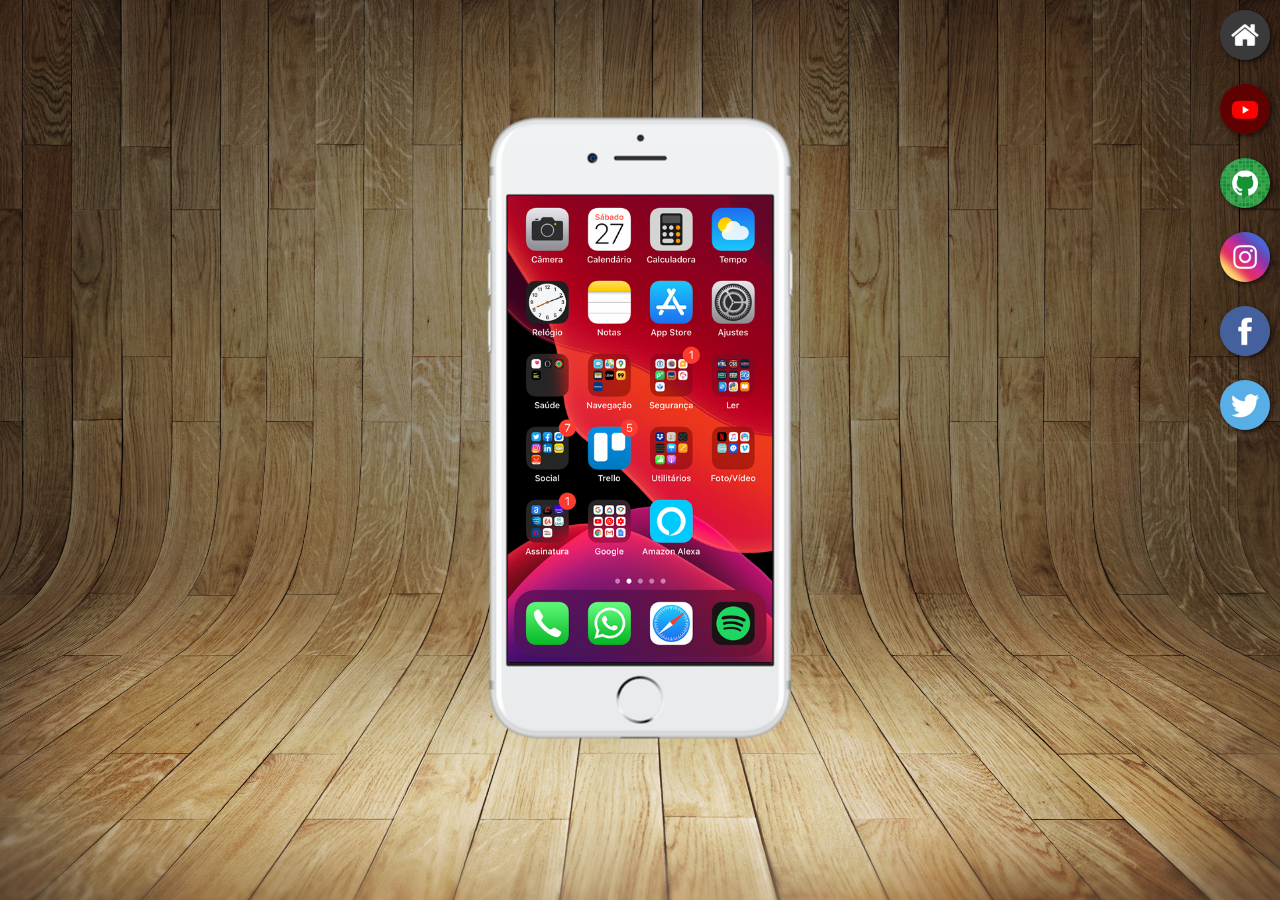
<file: index.html>
<!DOCTYPE html>
<html lang="pt-BR">
<head>
    <meta charset="UTF-8">
    <meta name="viewport" content="width=device-width, initial-scale=1.0">
    <link rel="shortcut icon" href="favicon.ico" type="image/x-icon">
    <link rel="stylesheet" href="estilos/style.css">
    <title>Projeto Redes Sociais</title>
</head>
<body>
    <main>
        <section id="telefone">
            <iframe src="home.html" name="tela" id="tela" frameborder="0">
                Navegador não suporta iframes.
            </iframe>
        </section>
        <section id="redes-sociais">
            <a href="home.html" target="tela"><img src="imagens/logo-home.jpg" alt="home"></a><br>
            <a href="youtube.html" target="tela"><img src="imagens/logo-youtube.jpg" alt="youtube"></a><br>
            <a href="github.html" target="tela"><img src="imagens/logo-github.jpg" alt="github"></a><br>
            <a href="instagram.html" target="tela"><img src="imagens/logo-instagram.jpg" alt="instagram"></a><br>
            <a href="facebook.html" target="tela"><img src="imagens/logo-facebook.jpg" alt="facebook"></a><br>
            <a href="twitter.html" target="tela"><img src="imagens/logo-twitter.jpg" alt="twitter"></a>
        </section>
    </main>
</body>
</html>
</file>
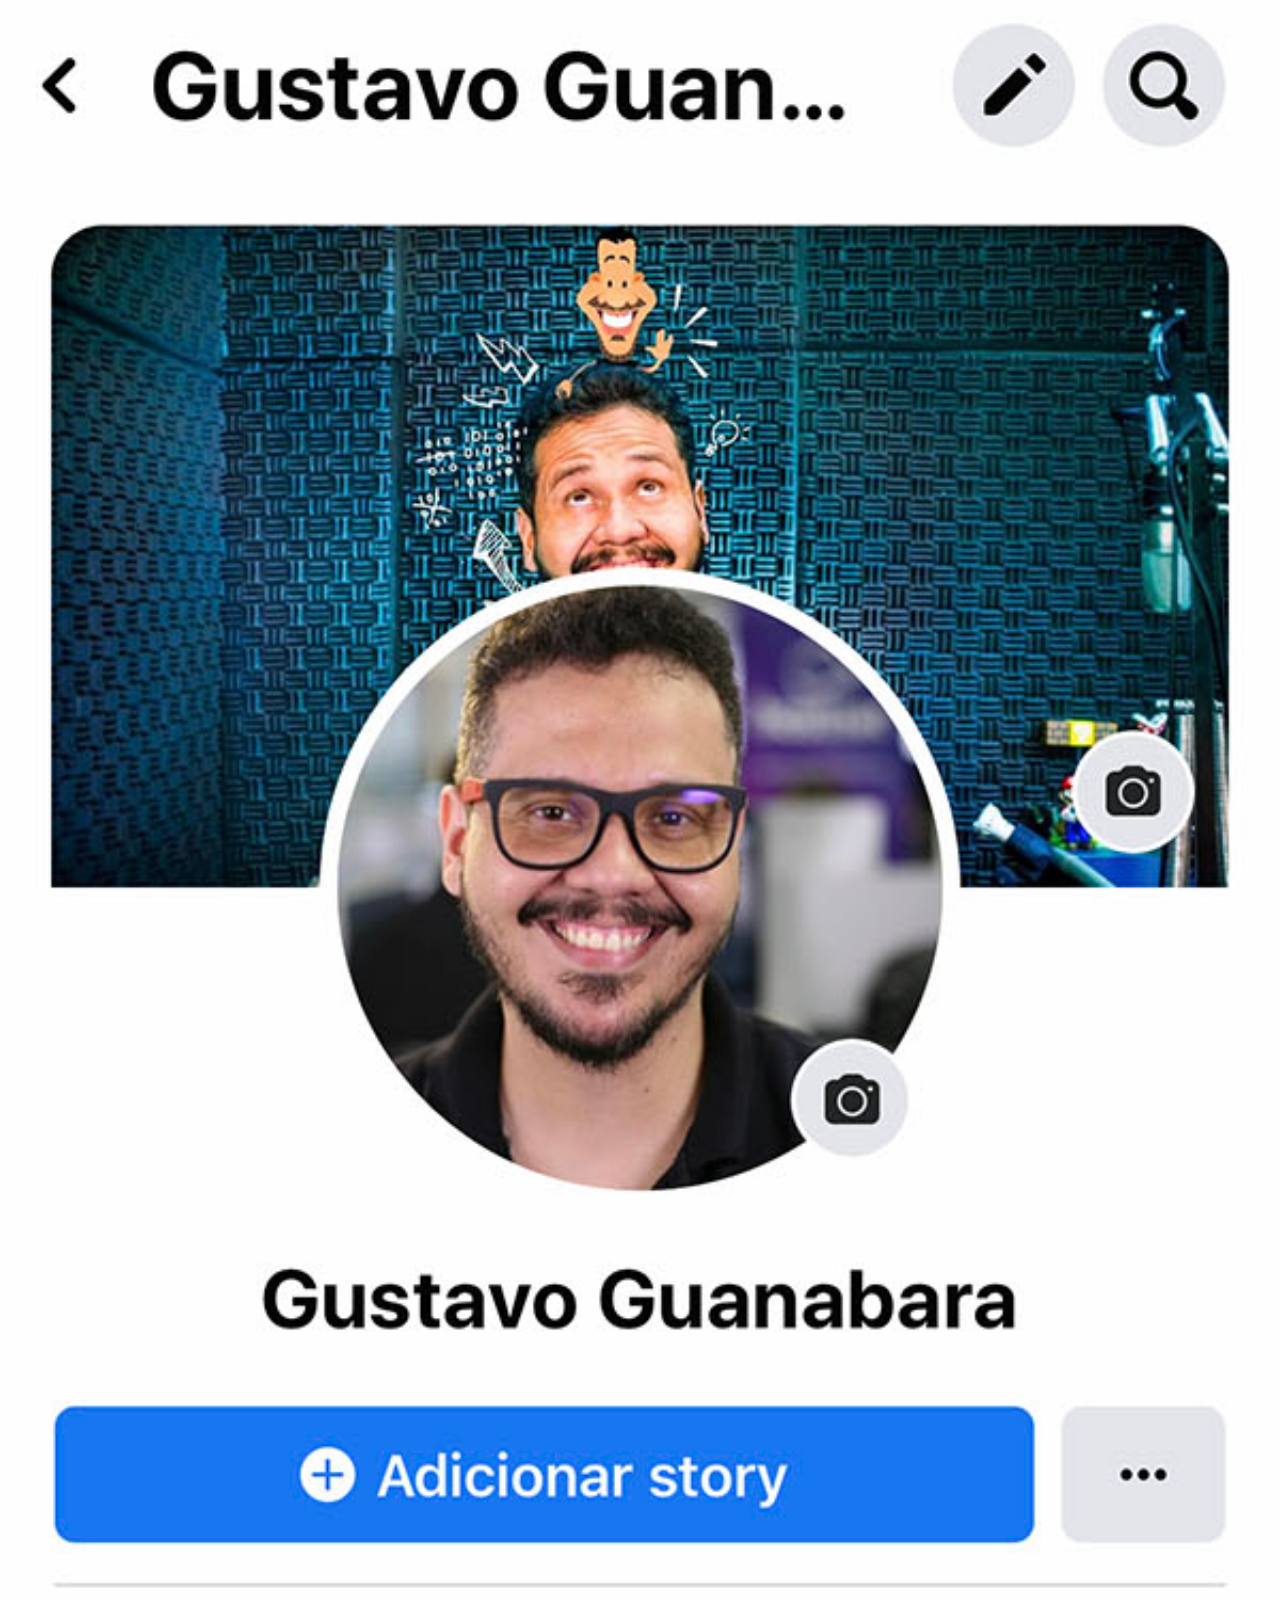
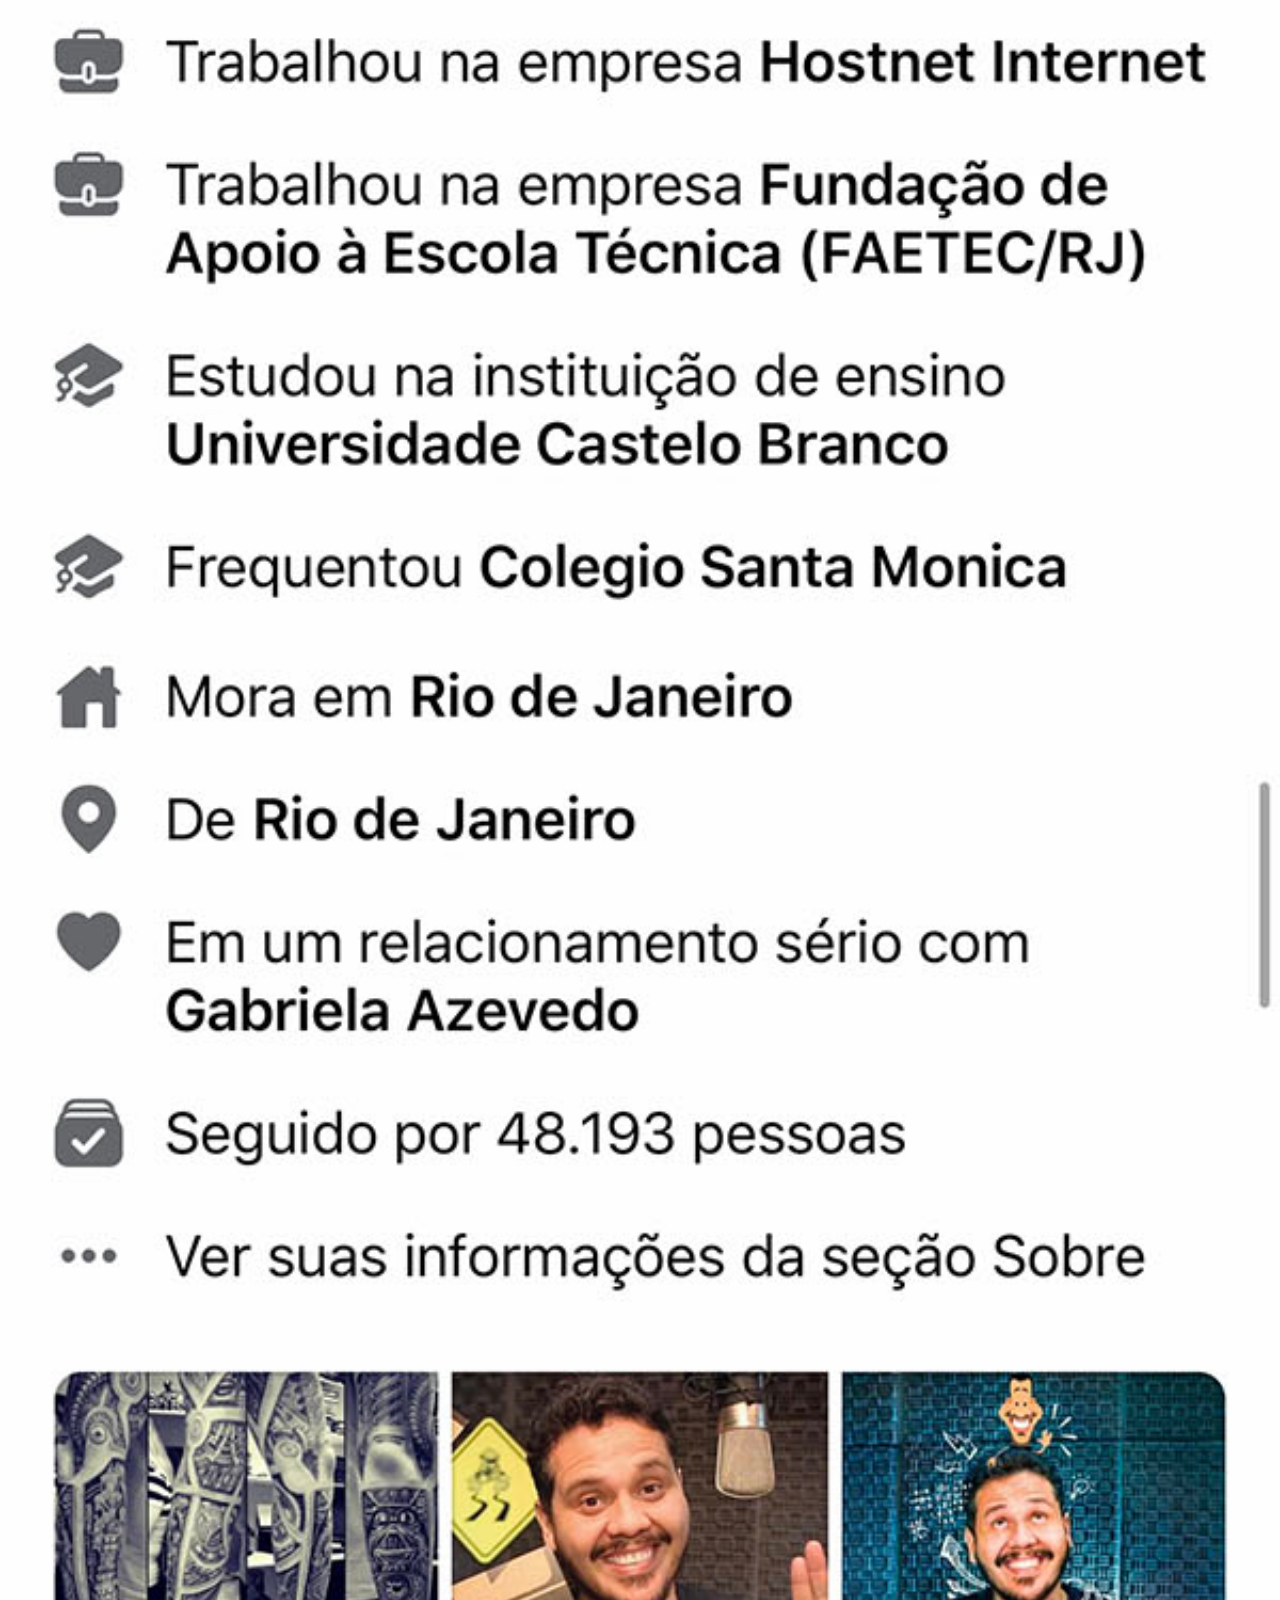
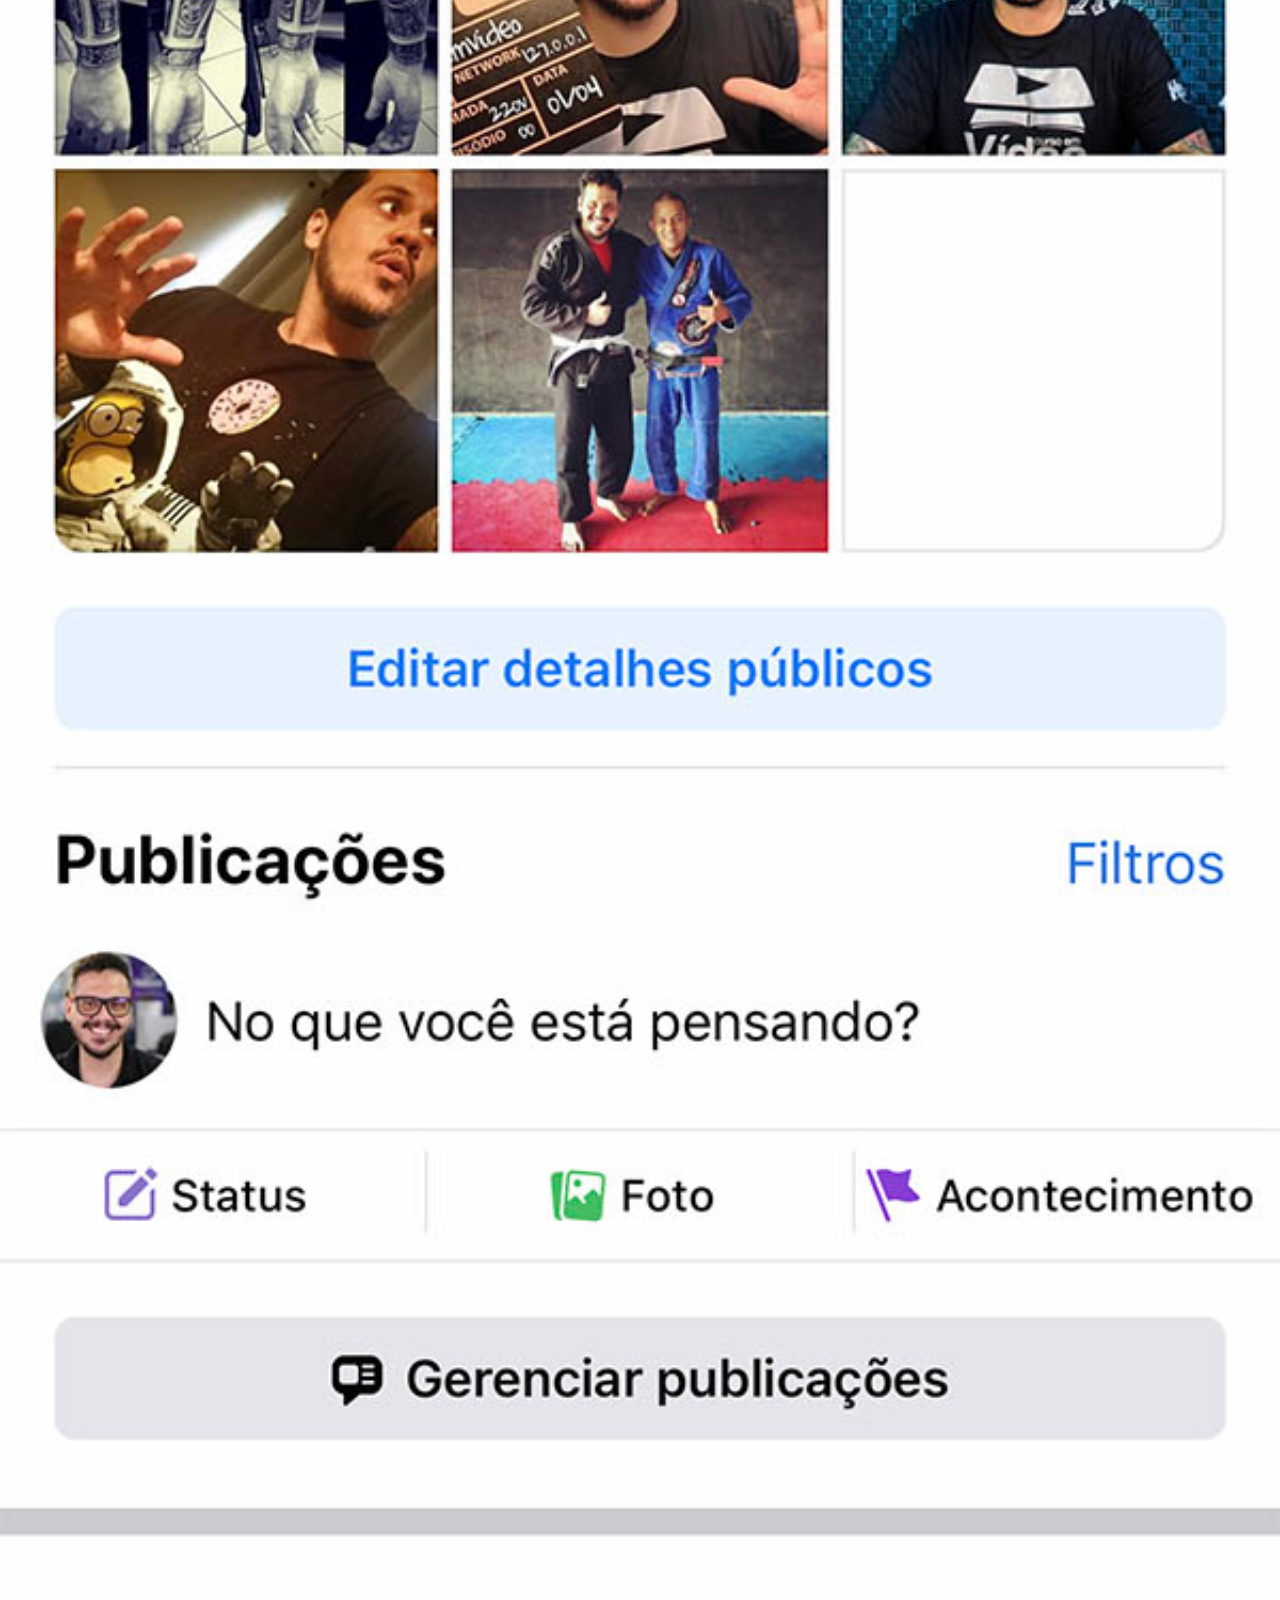
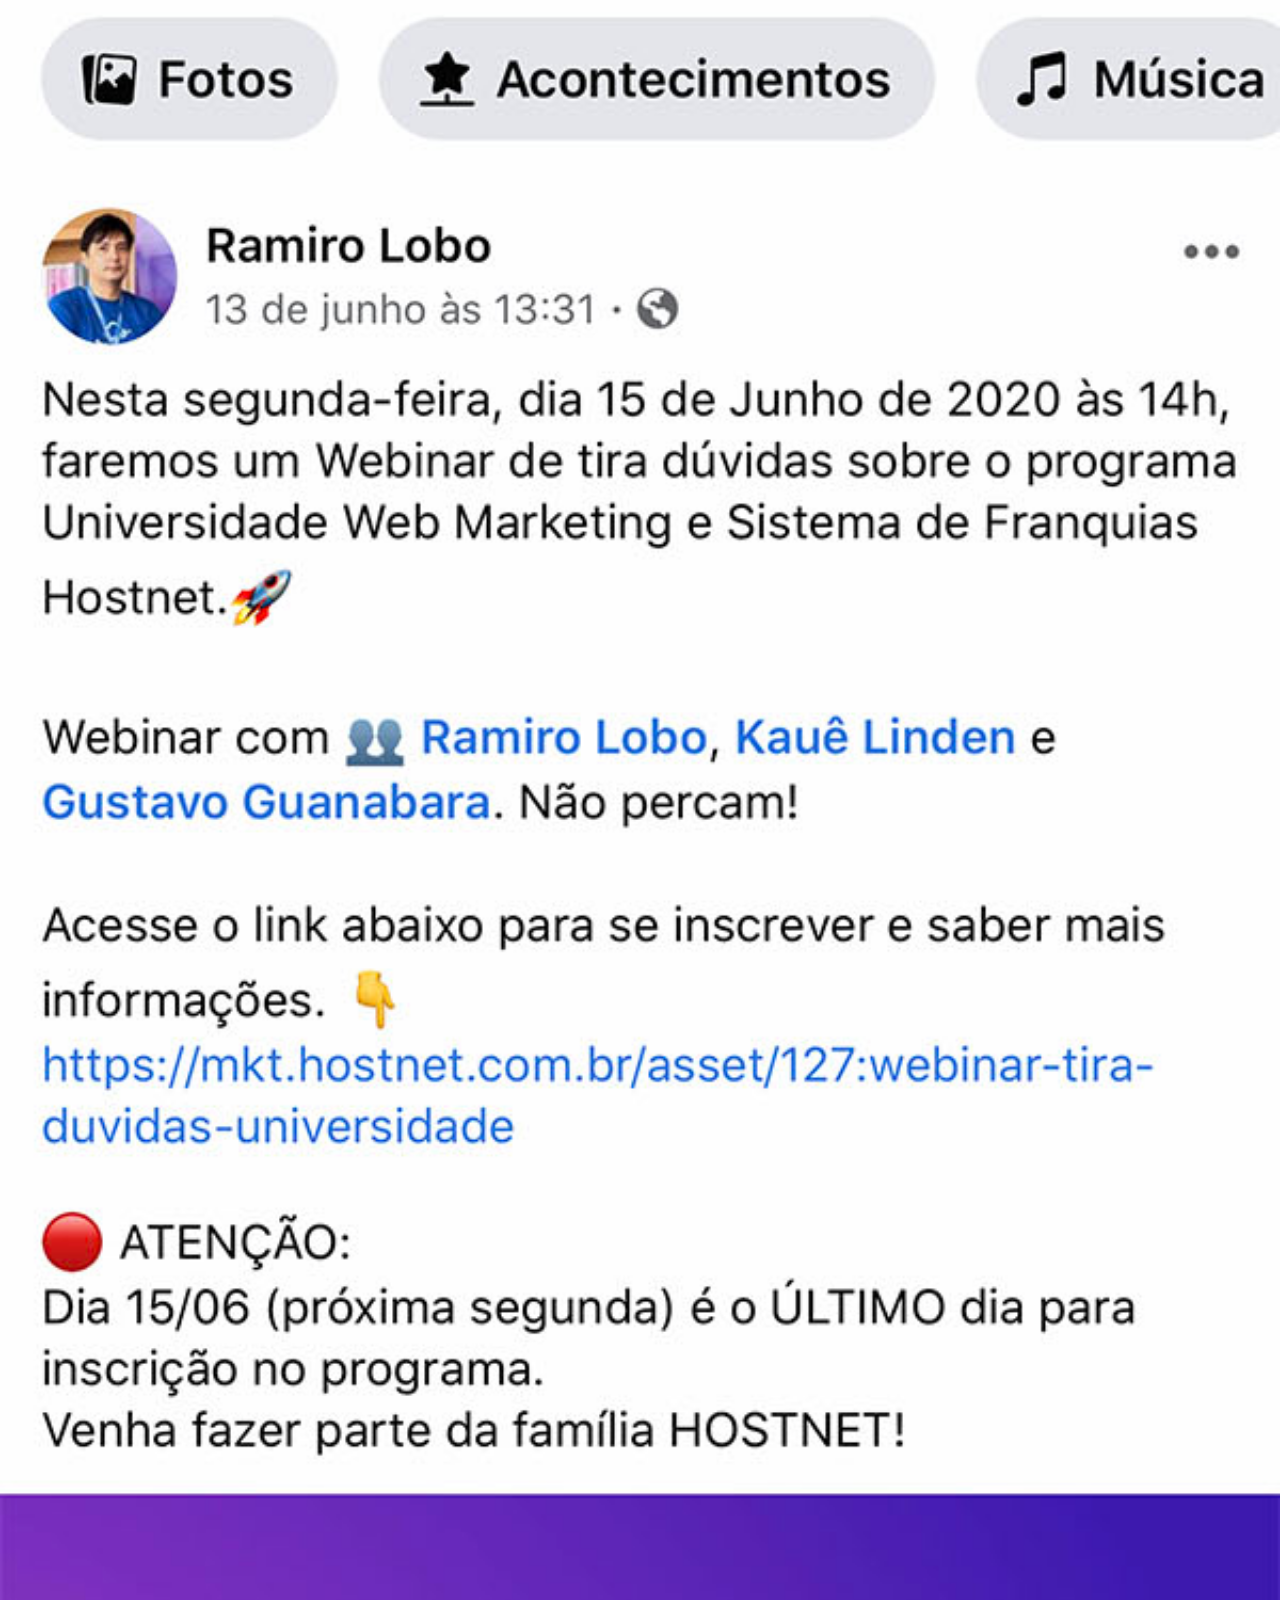
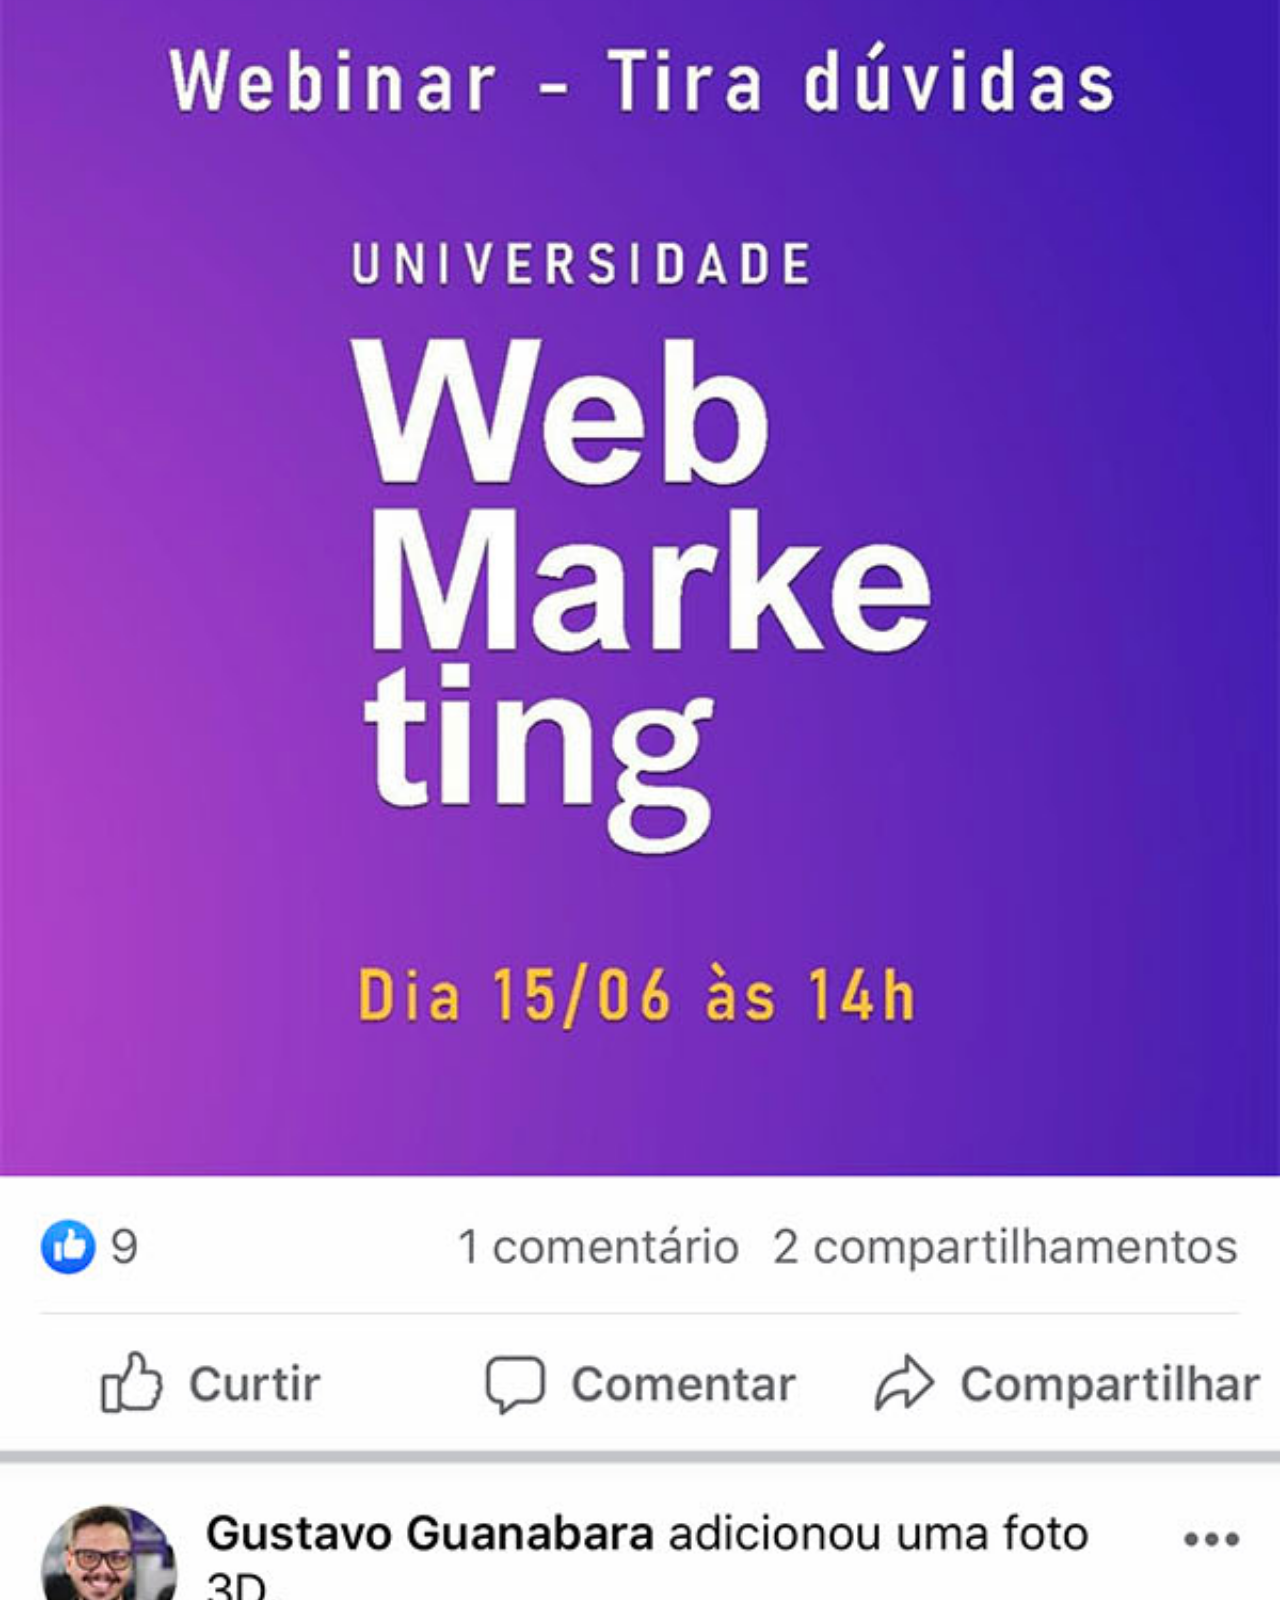
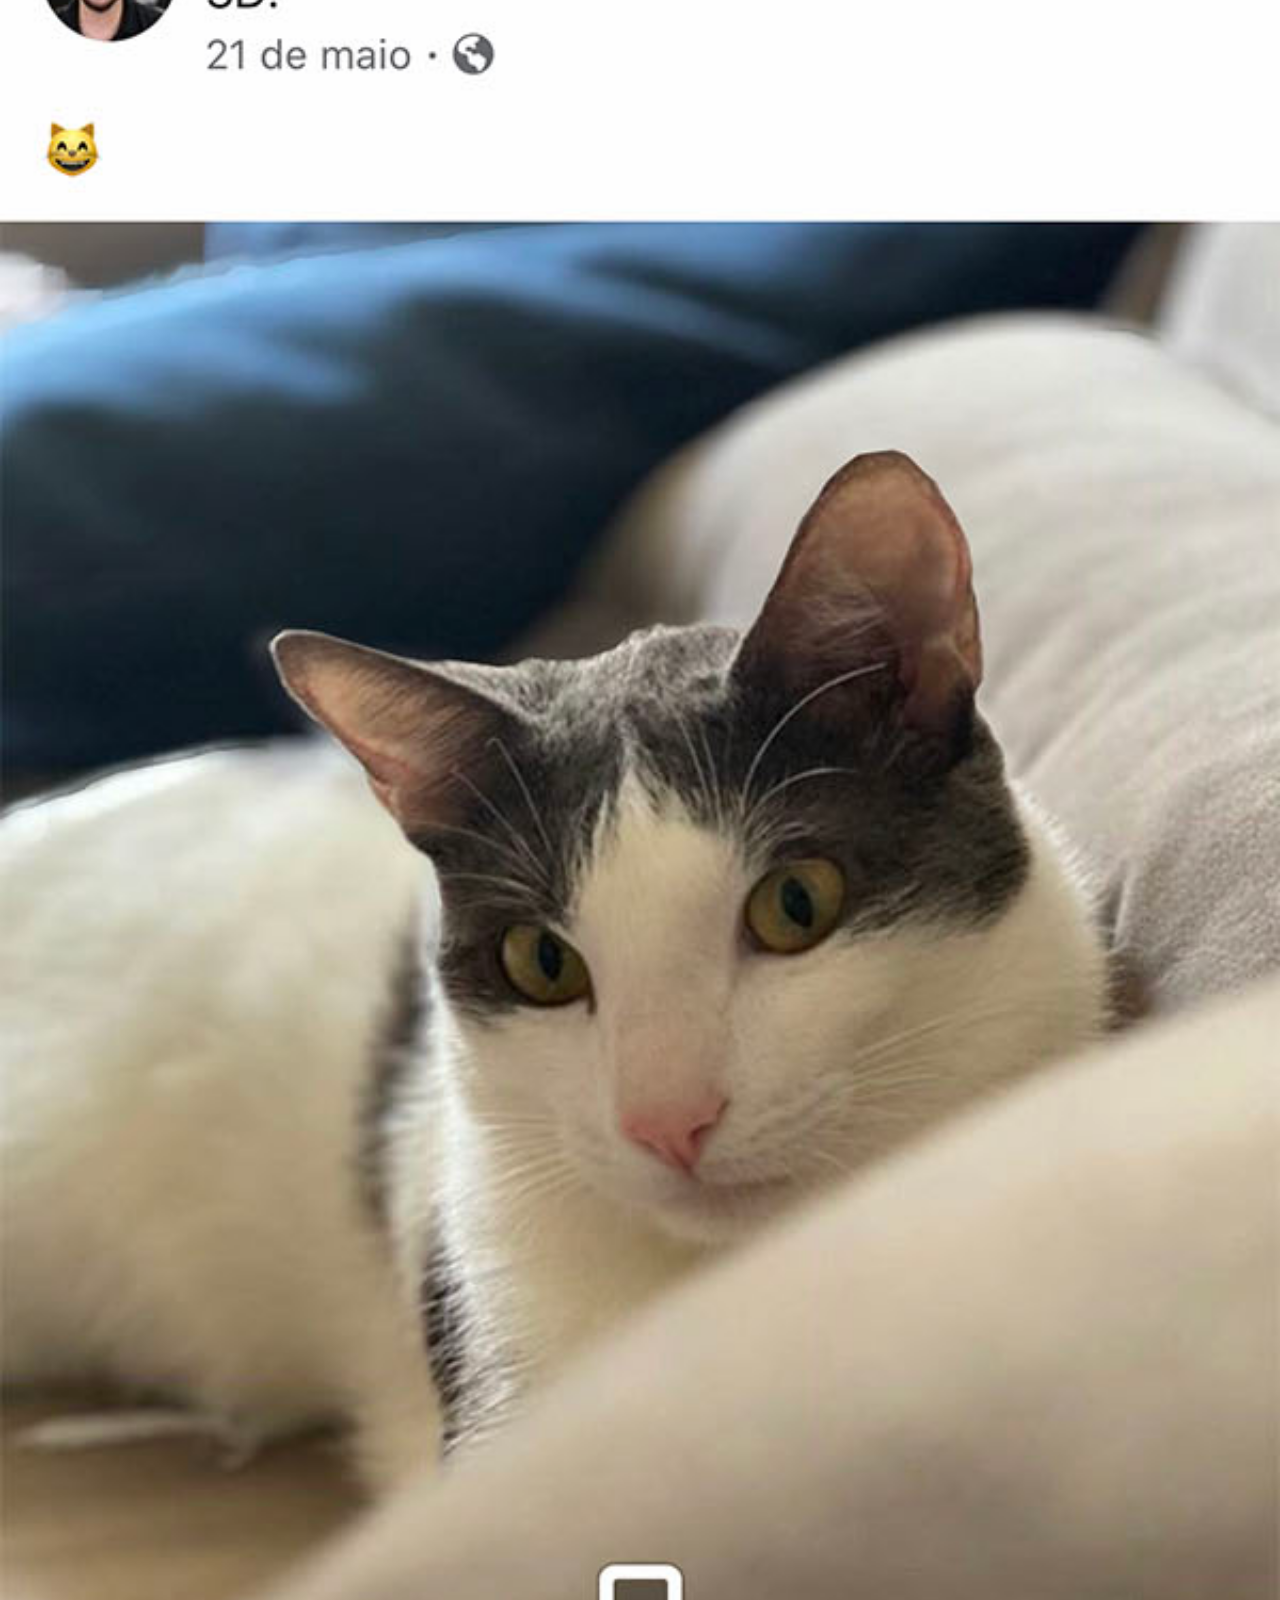
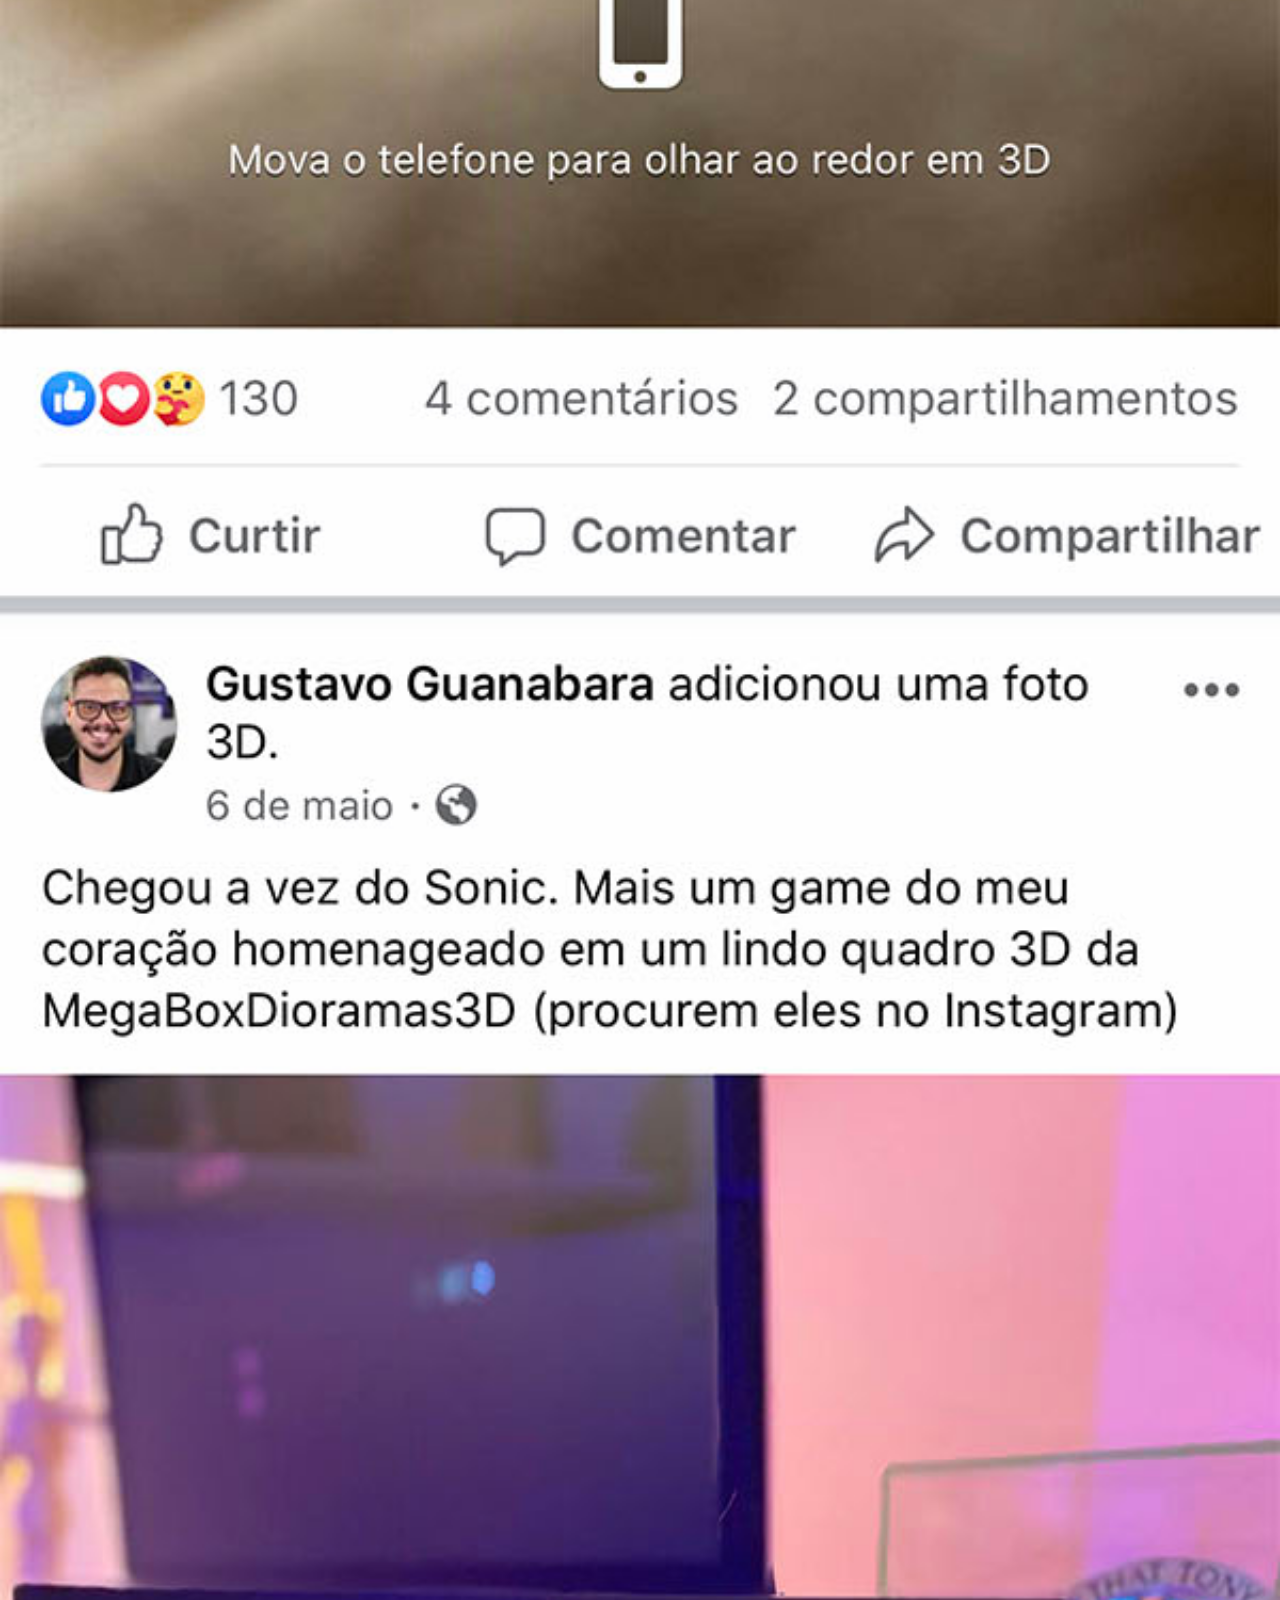
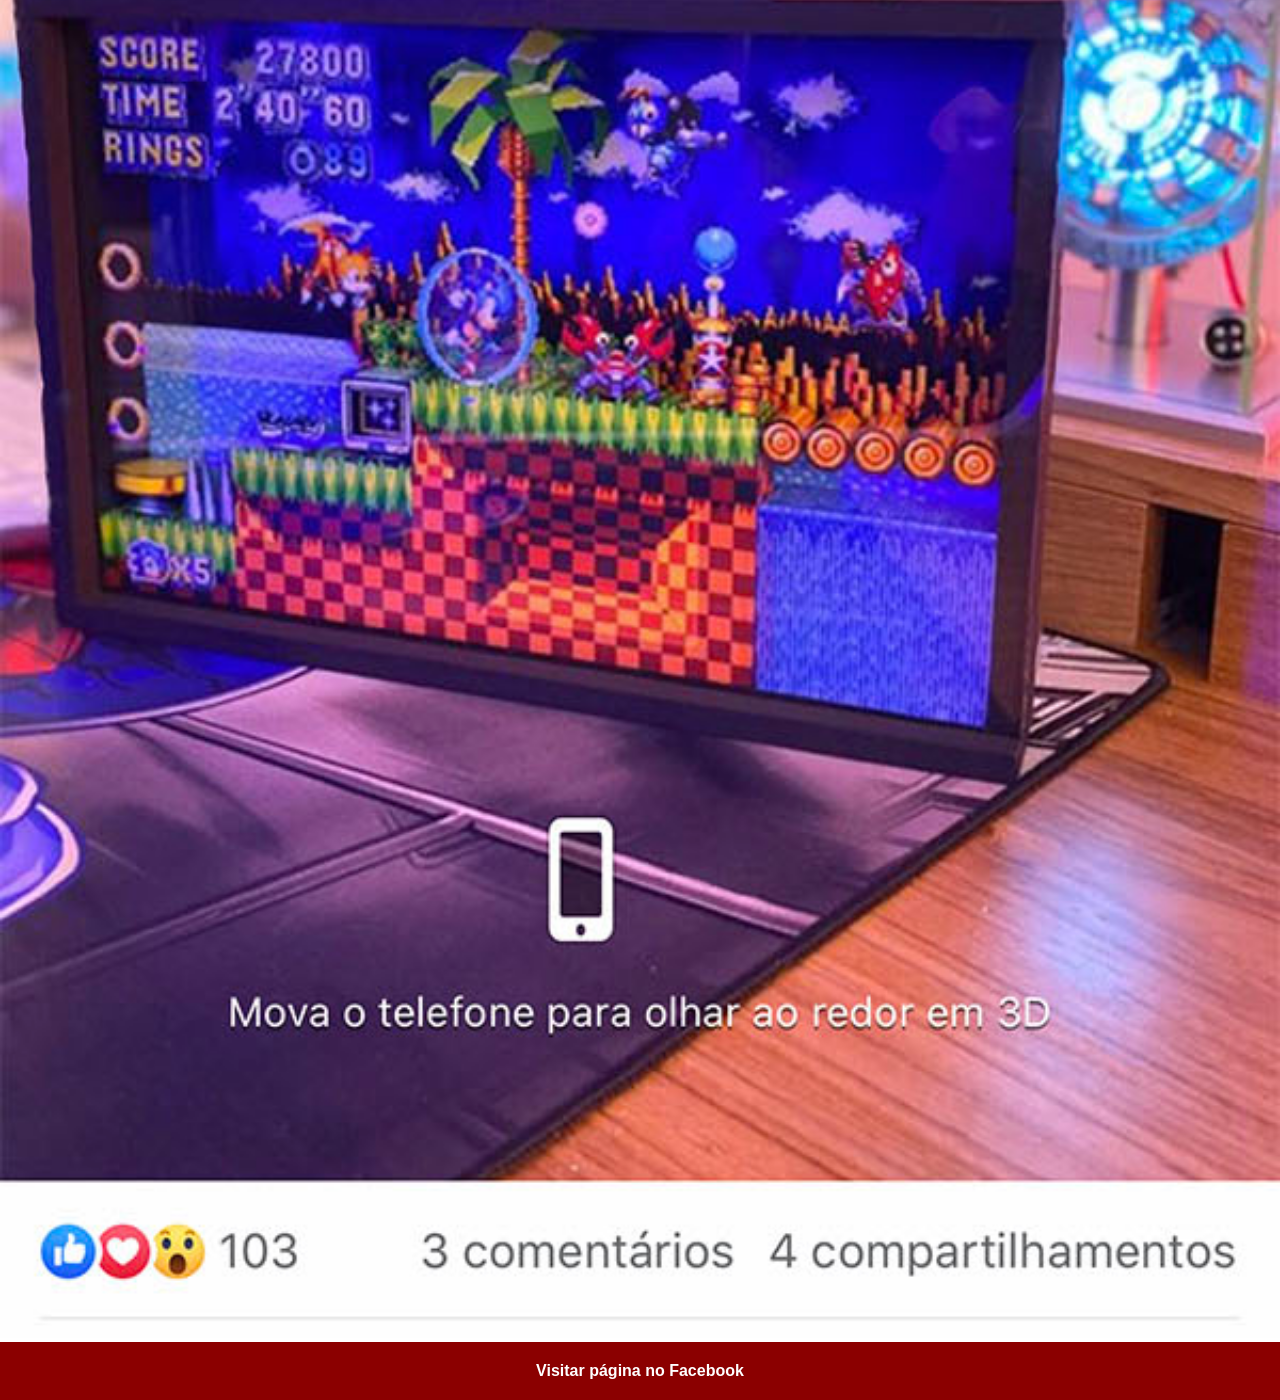
<file: facebook.html>
<!DOCTYPE html>
<html lang="en">
<head>
    <meta charset="UTF-8">
    <meta name="viewport" content="width=device-width, initial-scale=1.0">
    <title>Facebook</title>
    <link rel="stylesheet" href="estilos/social.css">
</head>
<body>
    <img src="imagens/tela-facebook.jpg" alt="facebook">
    <a href="https://www.facebook.com/gustavoguanabara" target="_blank">Visitar página no Facebook</a>
</body>
</html>
</file>
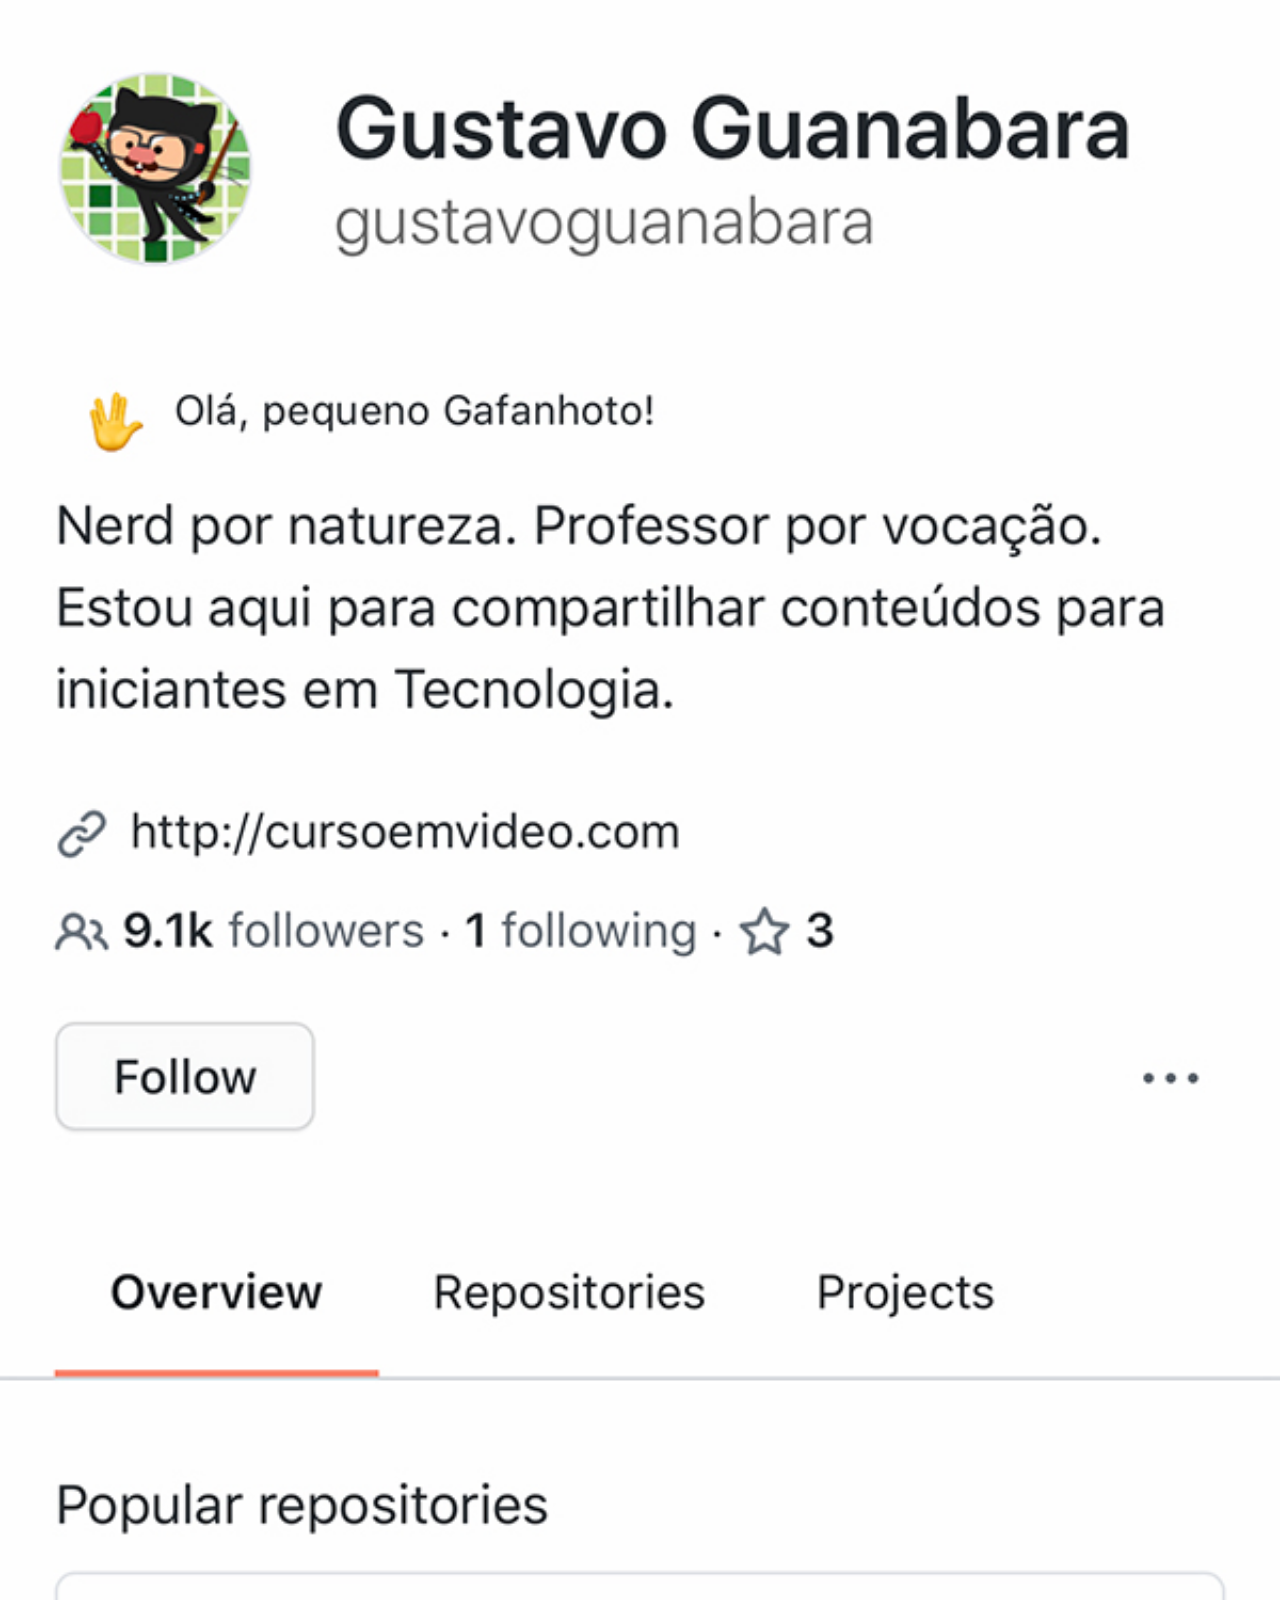
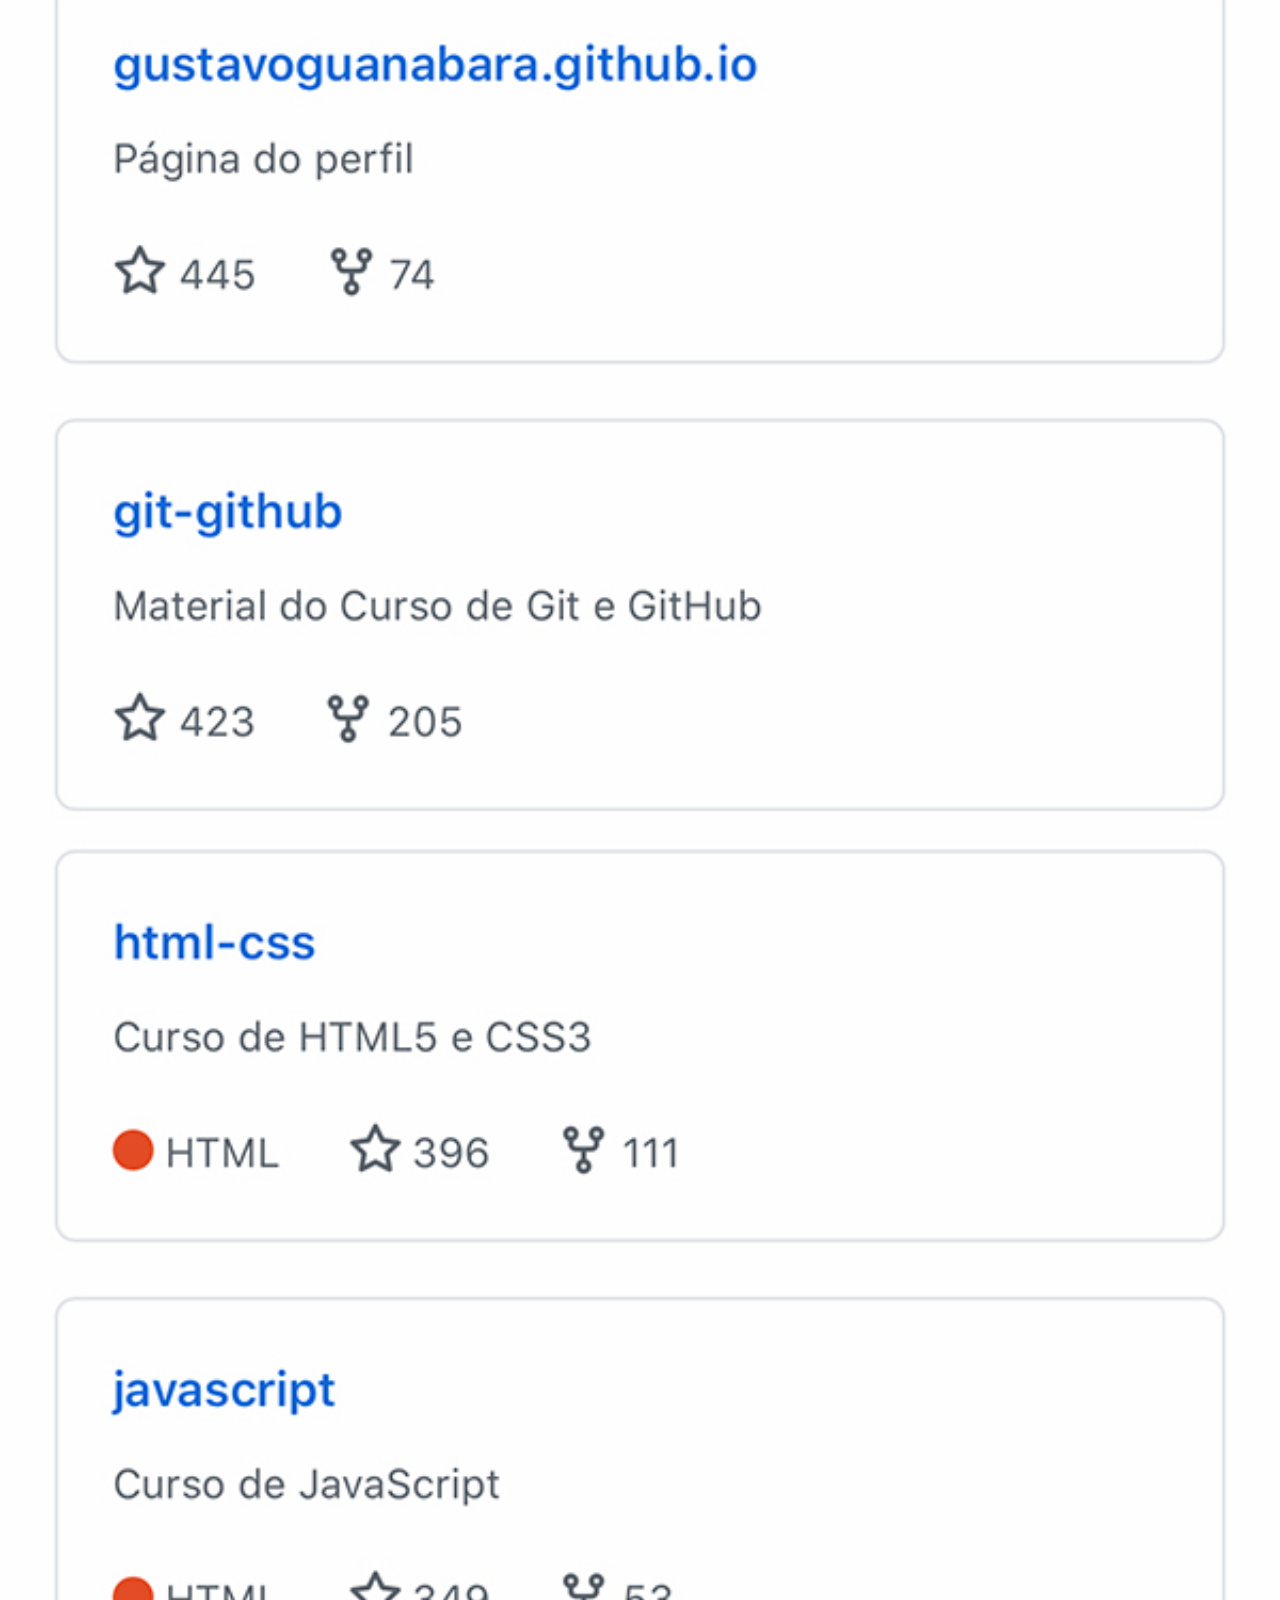
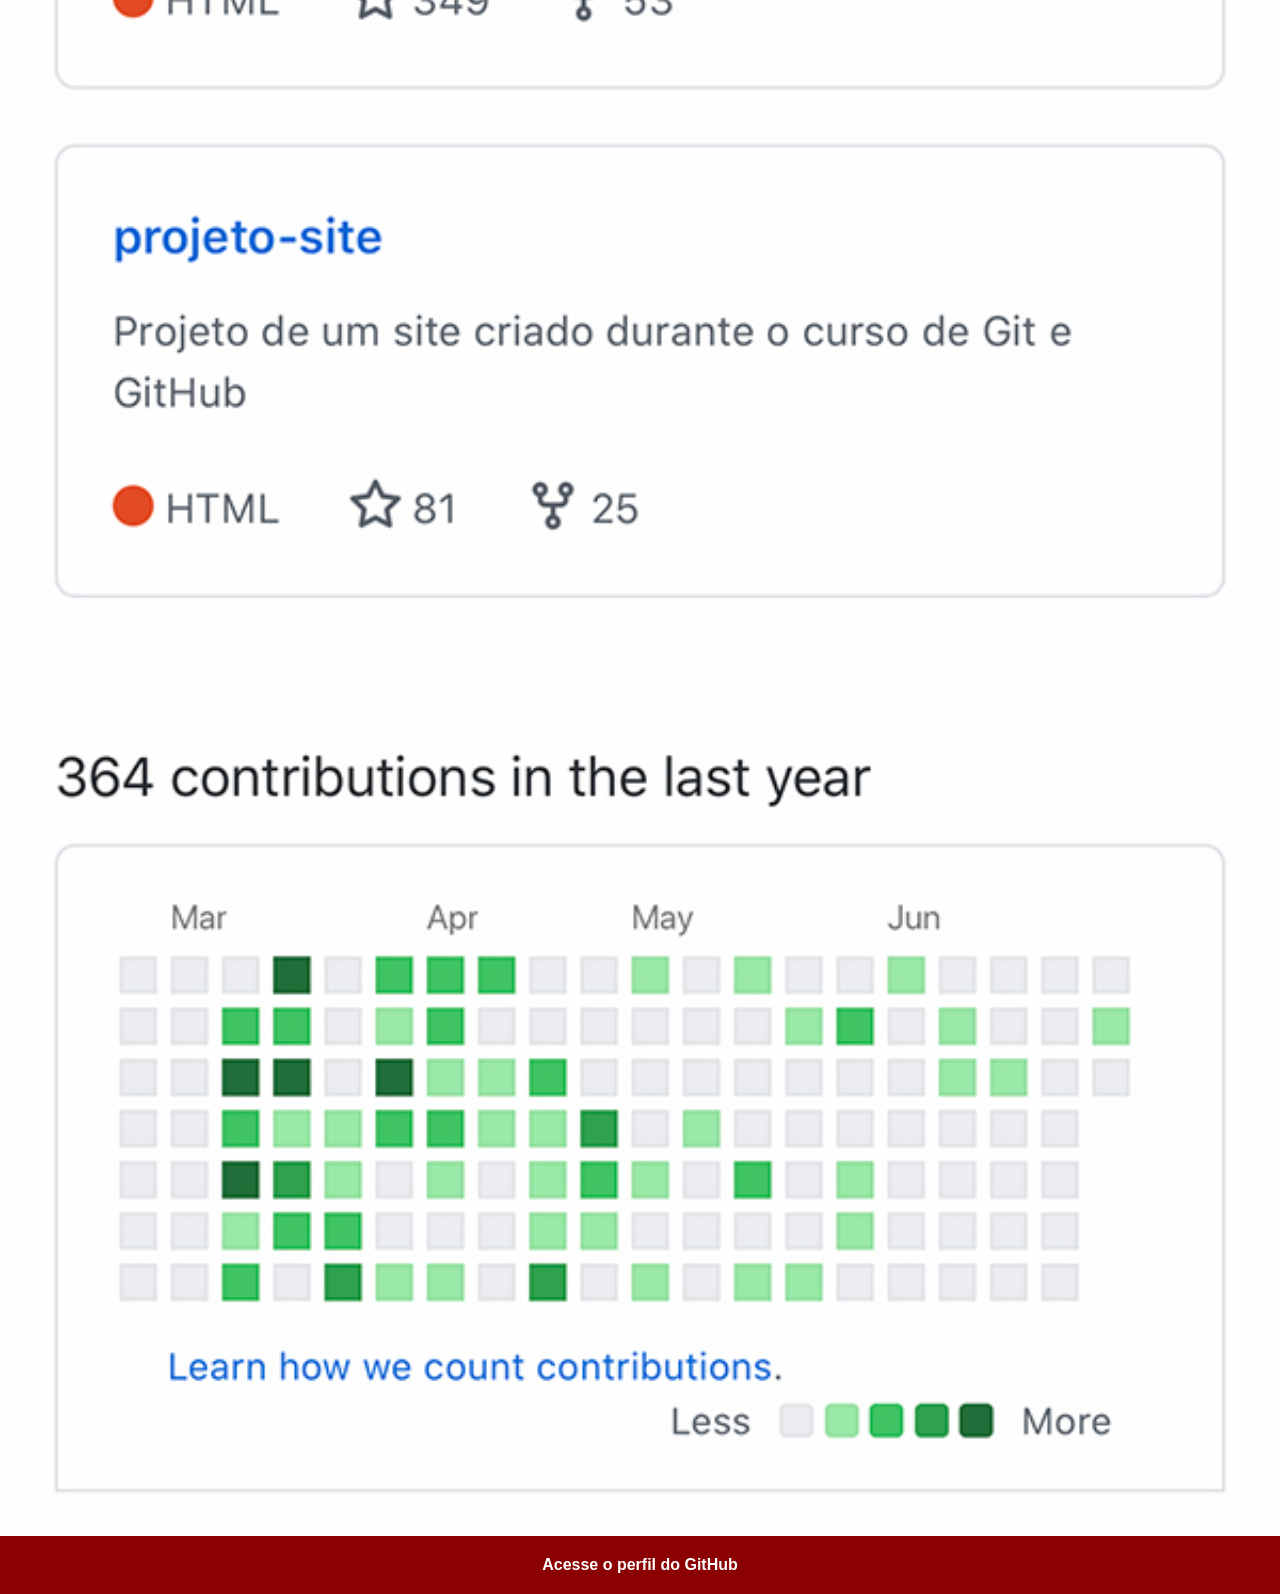
<file: github.html>
<!DOCTYPE html>
<html lang="pt-BR">
<head>
    <meta charset="UTF-8">
    <meta name="viewport" content="width=device-width, initial-scale=1.0">
    <title>GitHub</title>
    <link rel="stylesheet" href="estilos/social.css">
</head>
<body>
    <img src="imagens/tela-github.jpg" alt="github">
    <a href="https://github.com/gustavoguanabara" target="_blank">Acesse o perfil do GitHub</a>
</body>
</html>
</file>
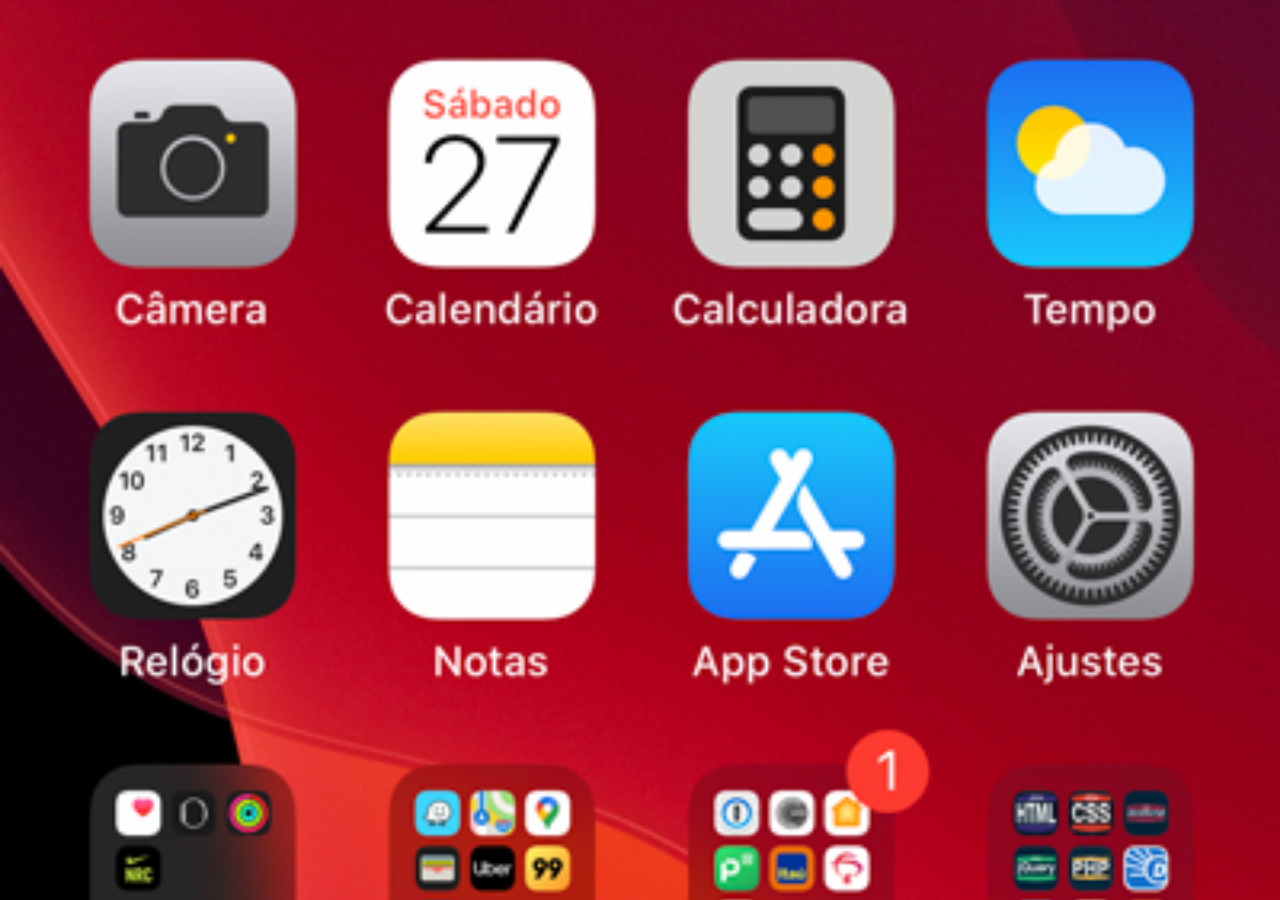
<file: home.html>
<!DOCTYPE html>
<html lang="pt-BR">
<head>
    <meta charset="UTF-8">
    <meta name="viewport" content="width=device-width, initial-scale=1.0">
    <title>Home</title>
</head>
<style>
    * {
        margin: 0px;
        padding: 0px;
    }

    body {
        height: 100vh;
        width: 100vw;
        background: black url('imagens/tela-home.jpg') no-repeat top center;
        background-size: cover;
    }
</style>
<body>
    
</body>
</html>
</file>
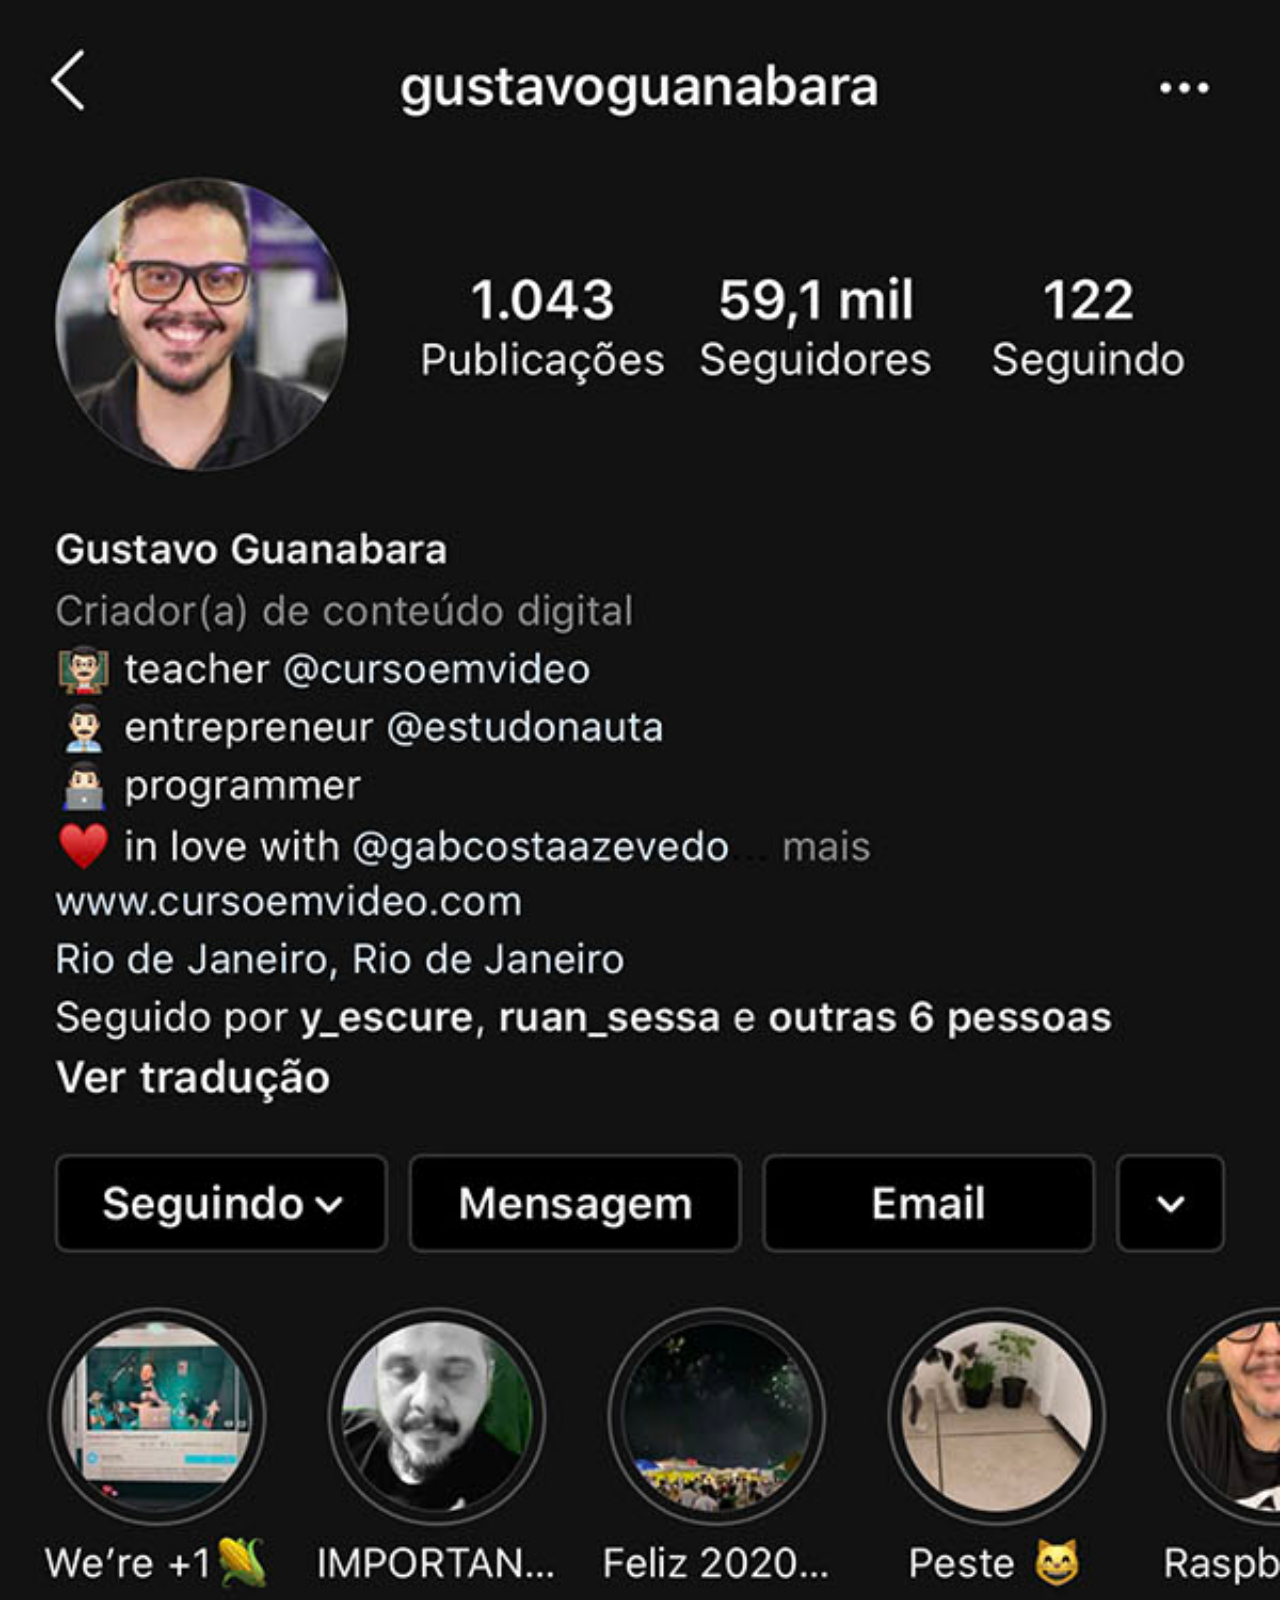
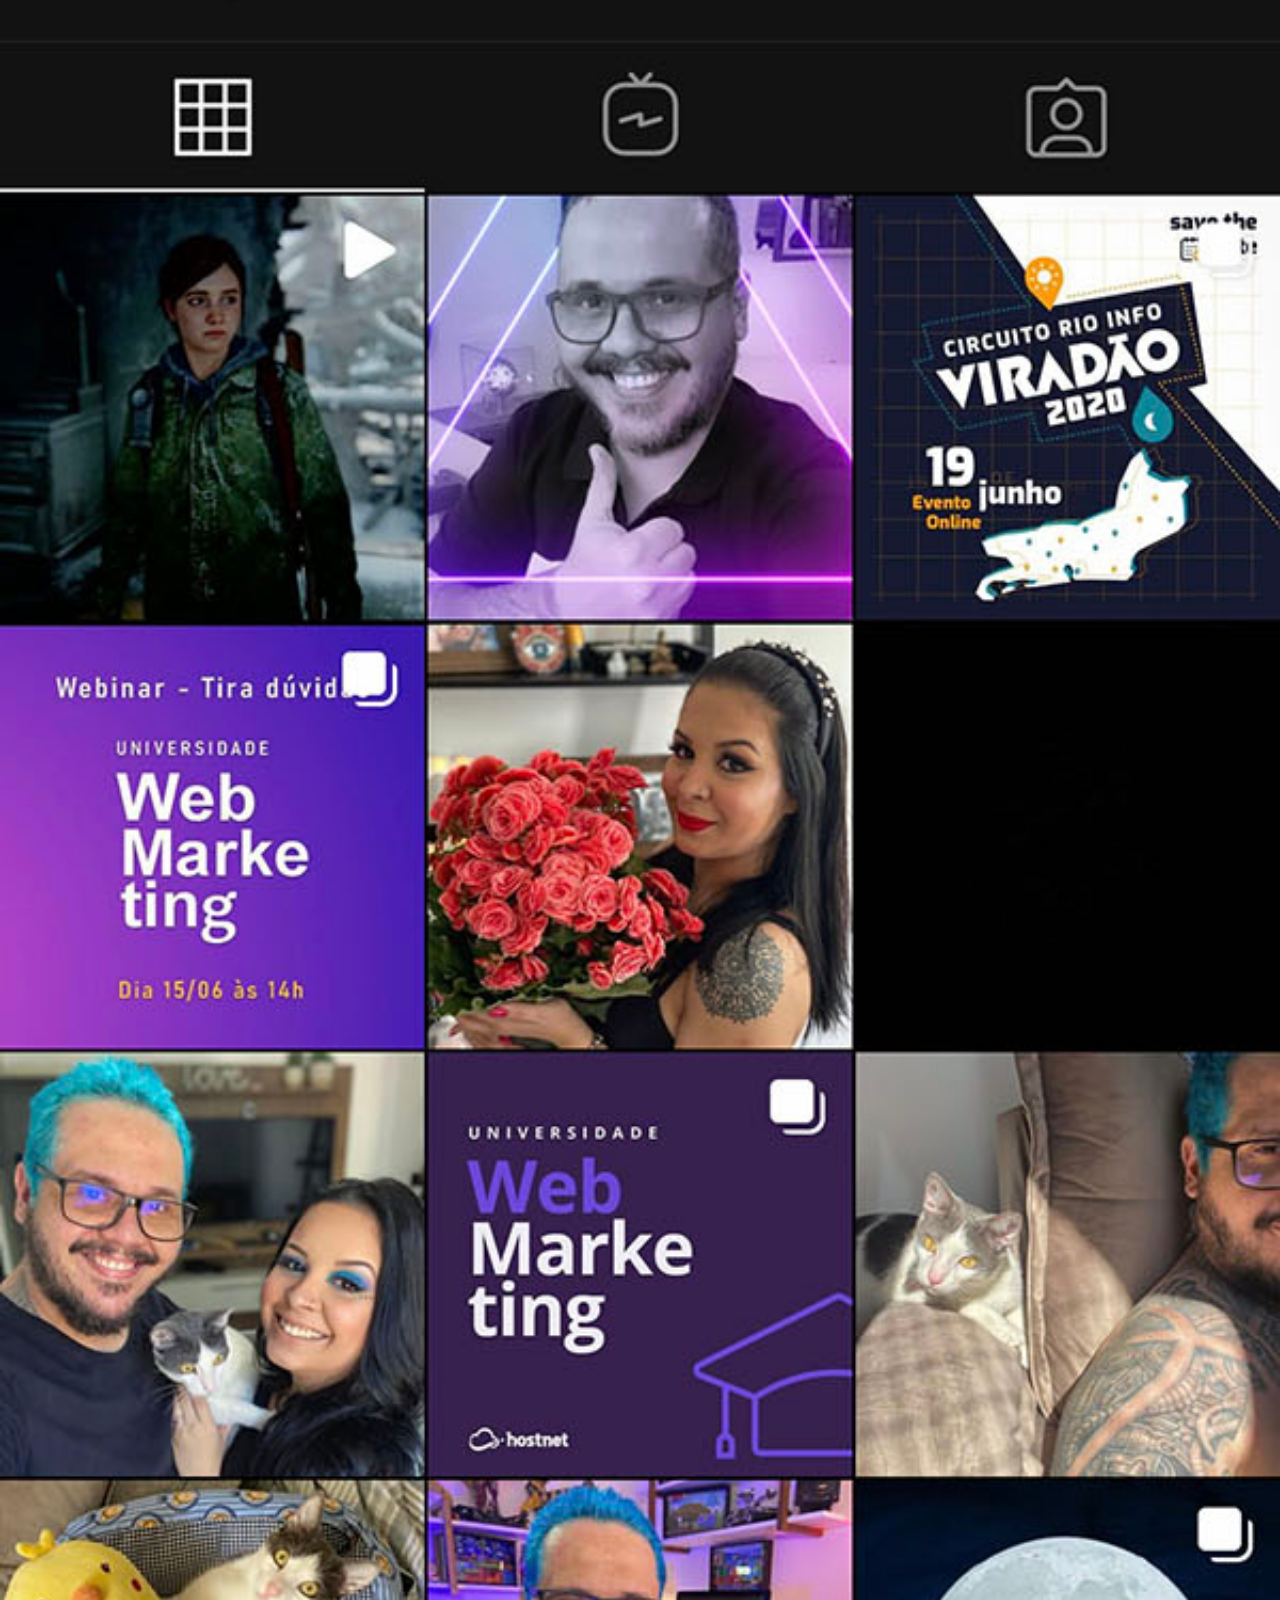
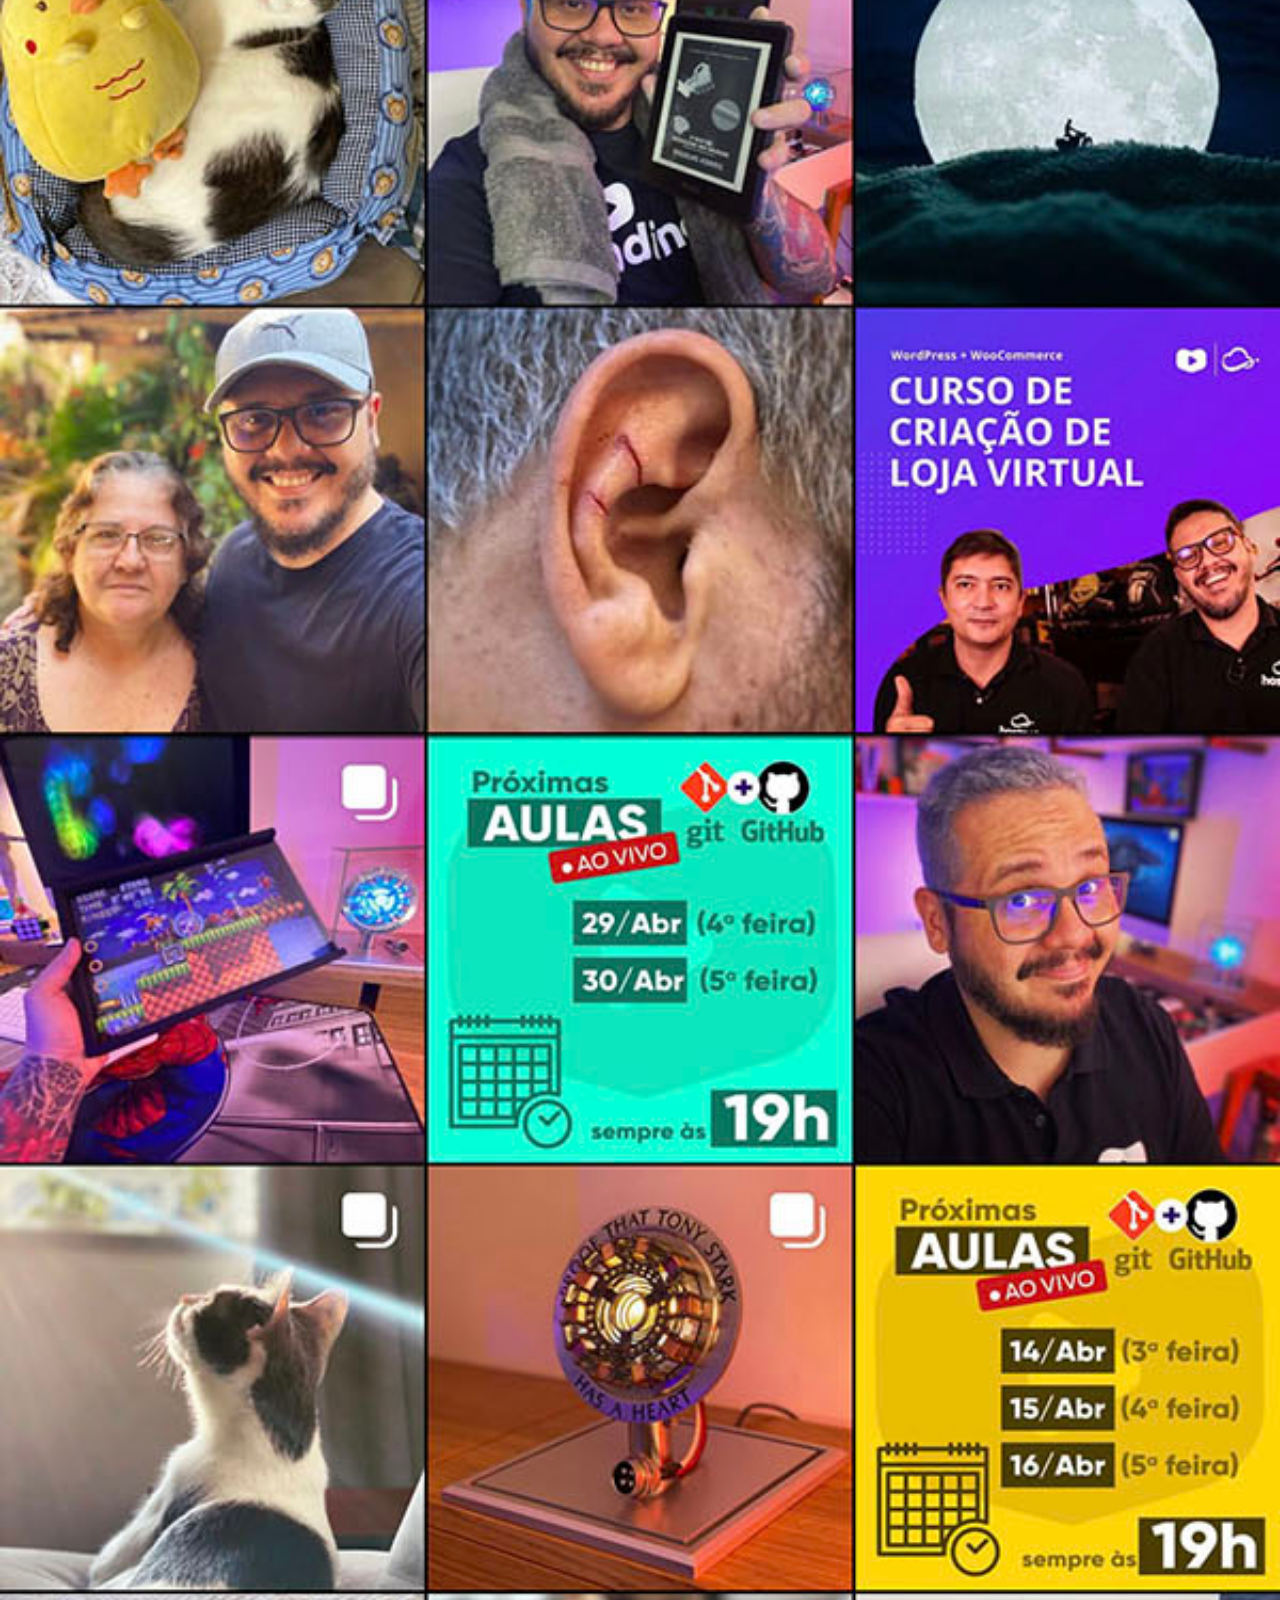
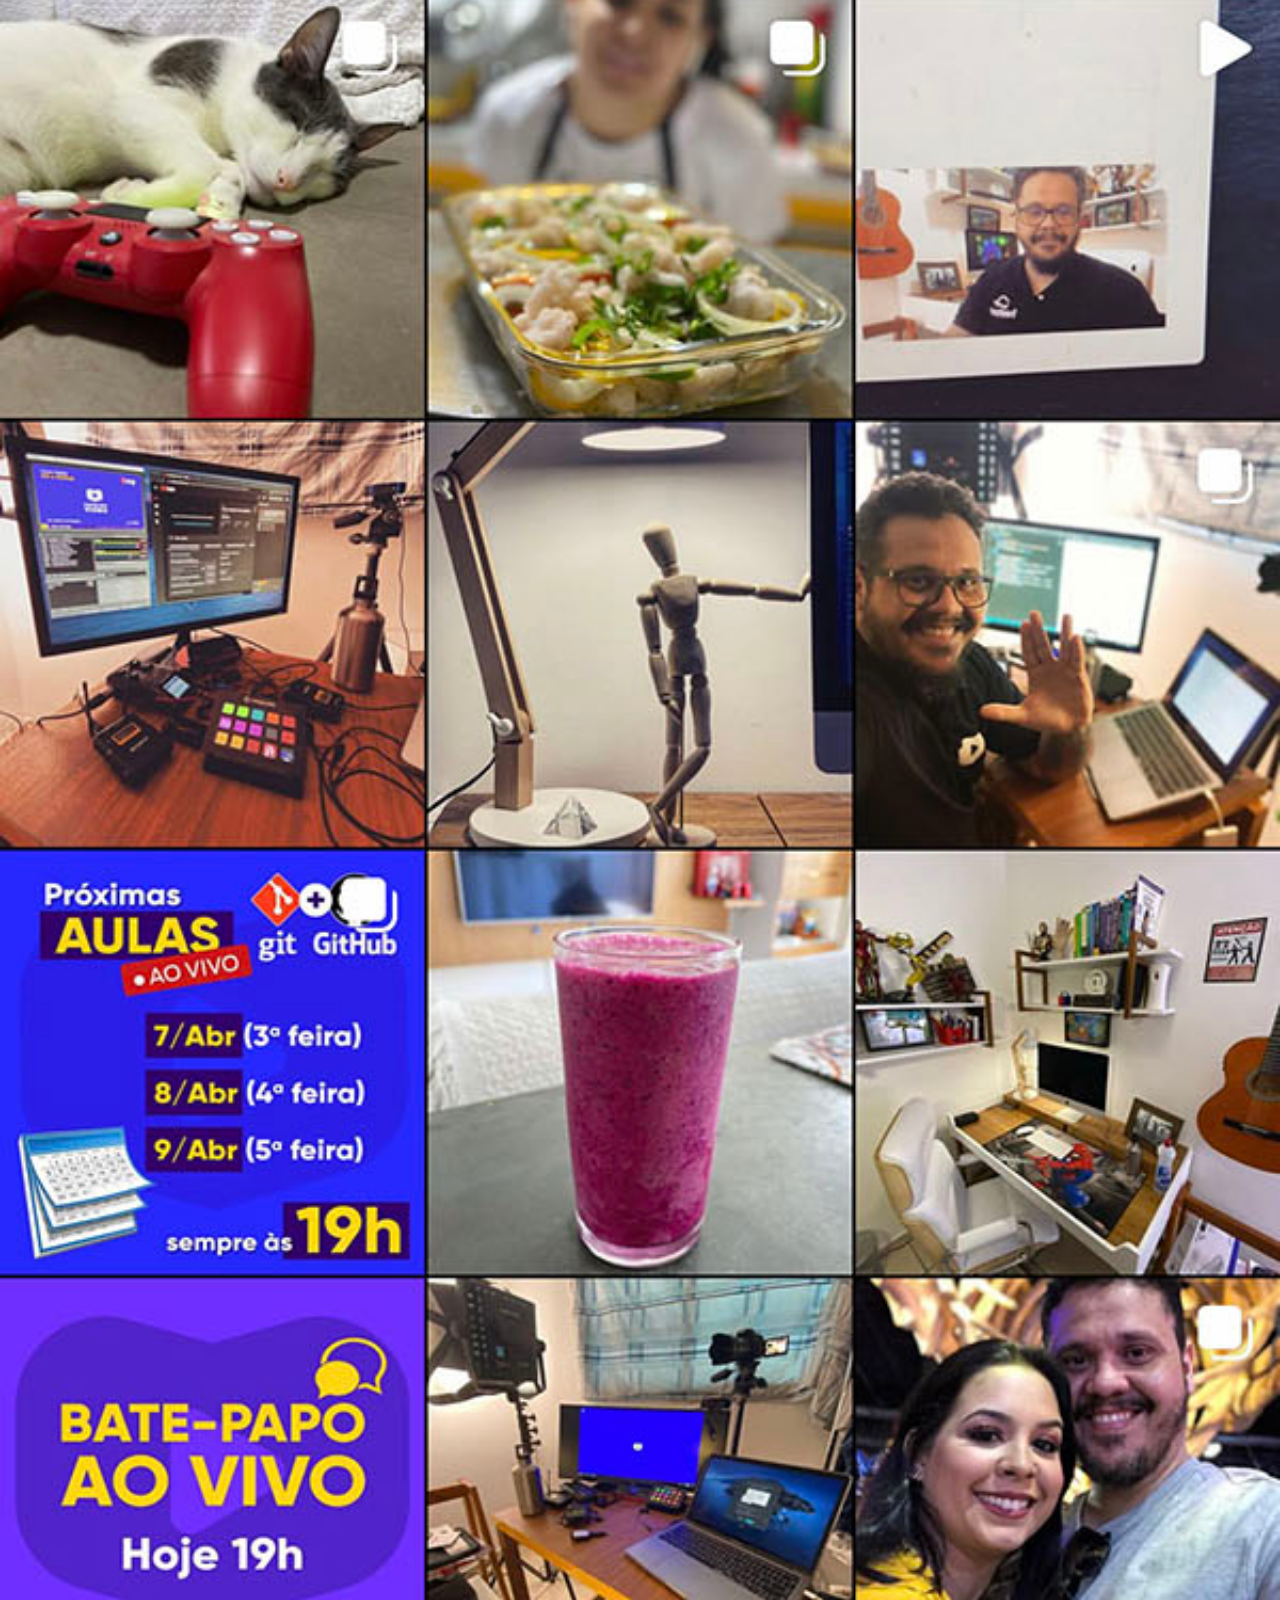
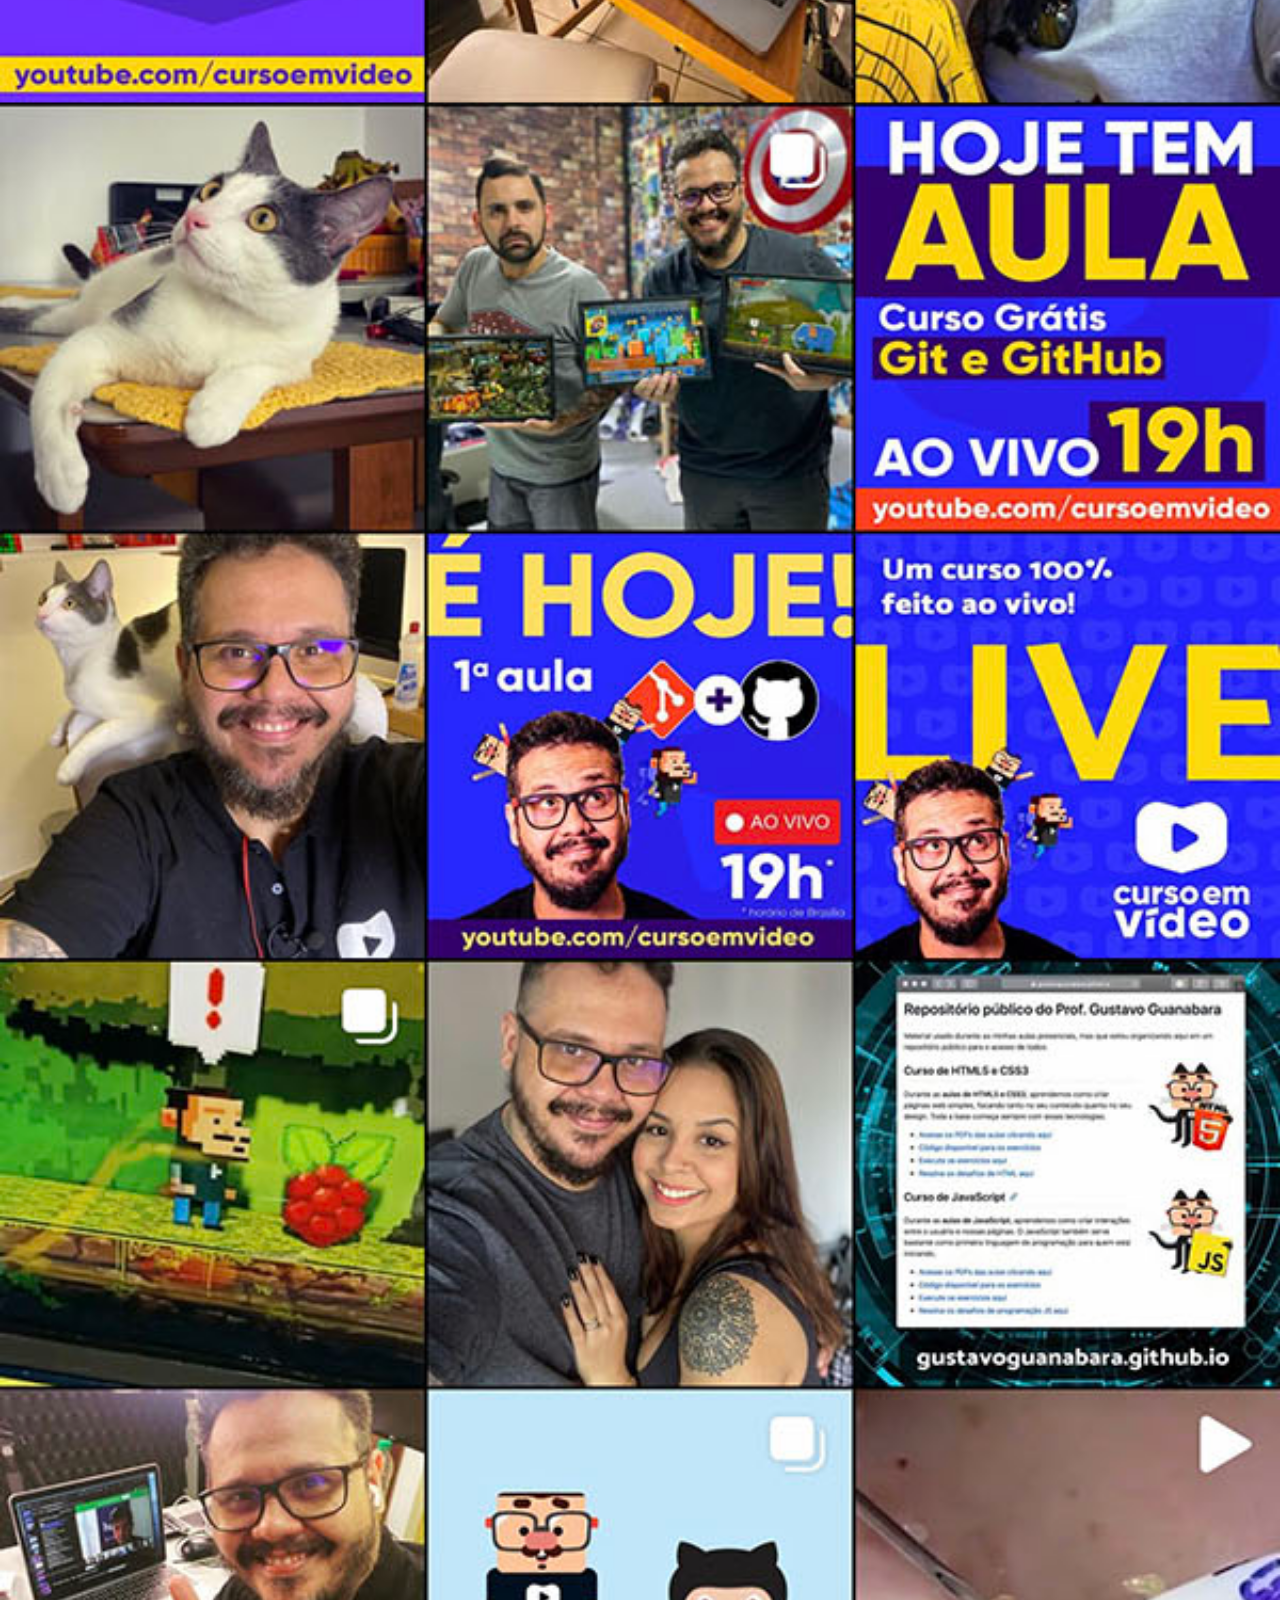
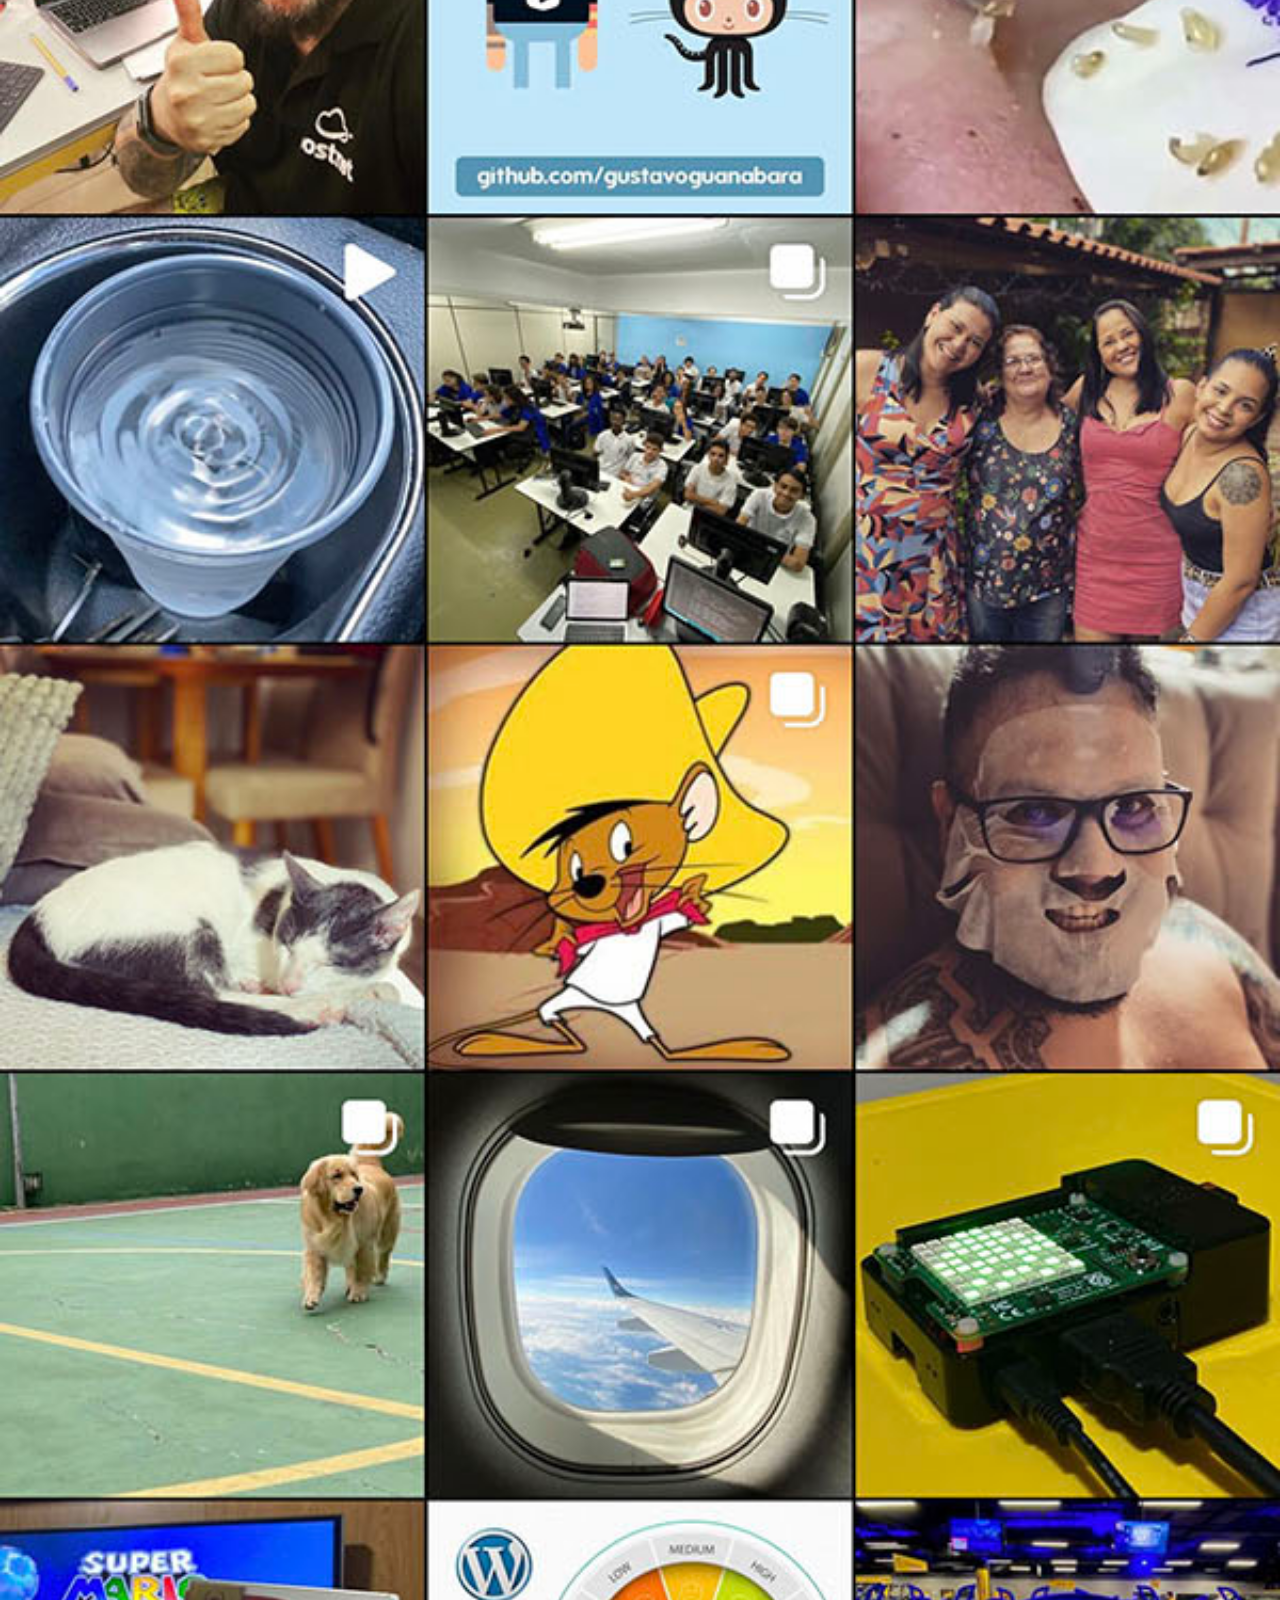
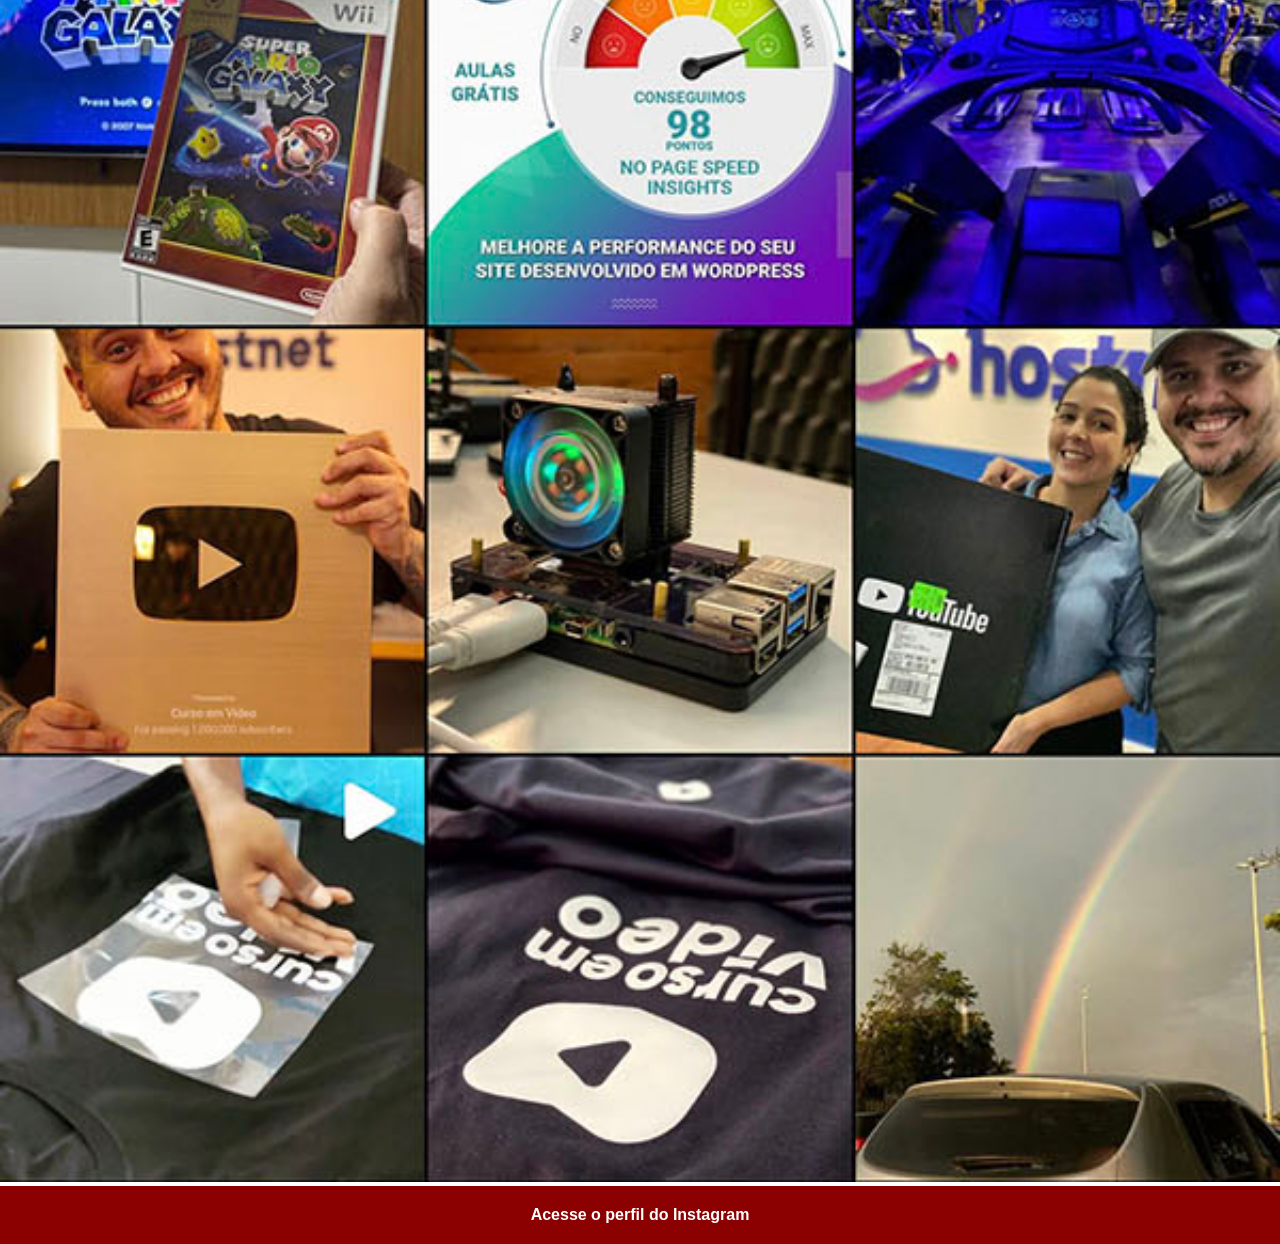
<file: instagram.html>
<!DOCTYPE html>
<html lang="pt-BR">
<head>
    <meta charset="UTF-8">
    <meta name="viewport" content="width=device-width, initial-scale=1.0">
    <title>Instagram</title>
    <link rel="stylesheet" href="estilos/social.css">
</head>
<body>
    <img src="imagens/tela-instagram.jpg" alt="instagram">
    <a href="https://www.instagram.com/gustavoguanabara/" target="_blank">Acesse o perfil do Instagram</a>
</body>
</html>
</file>
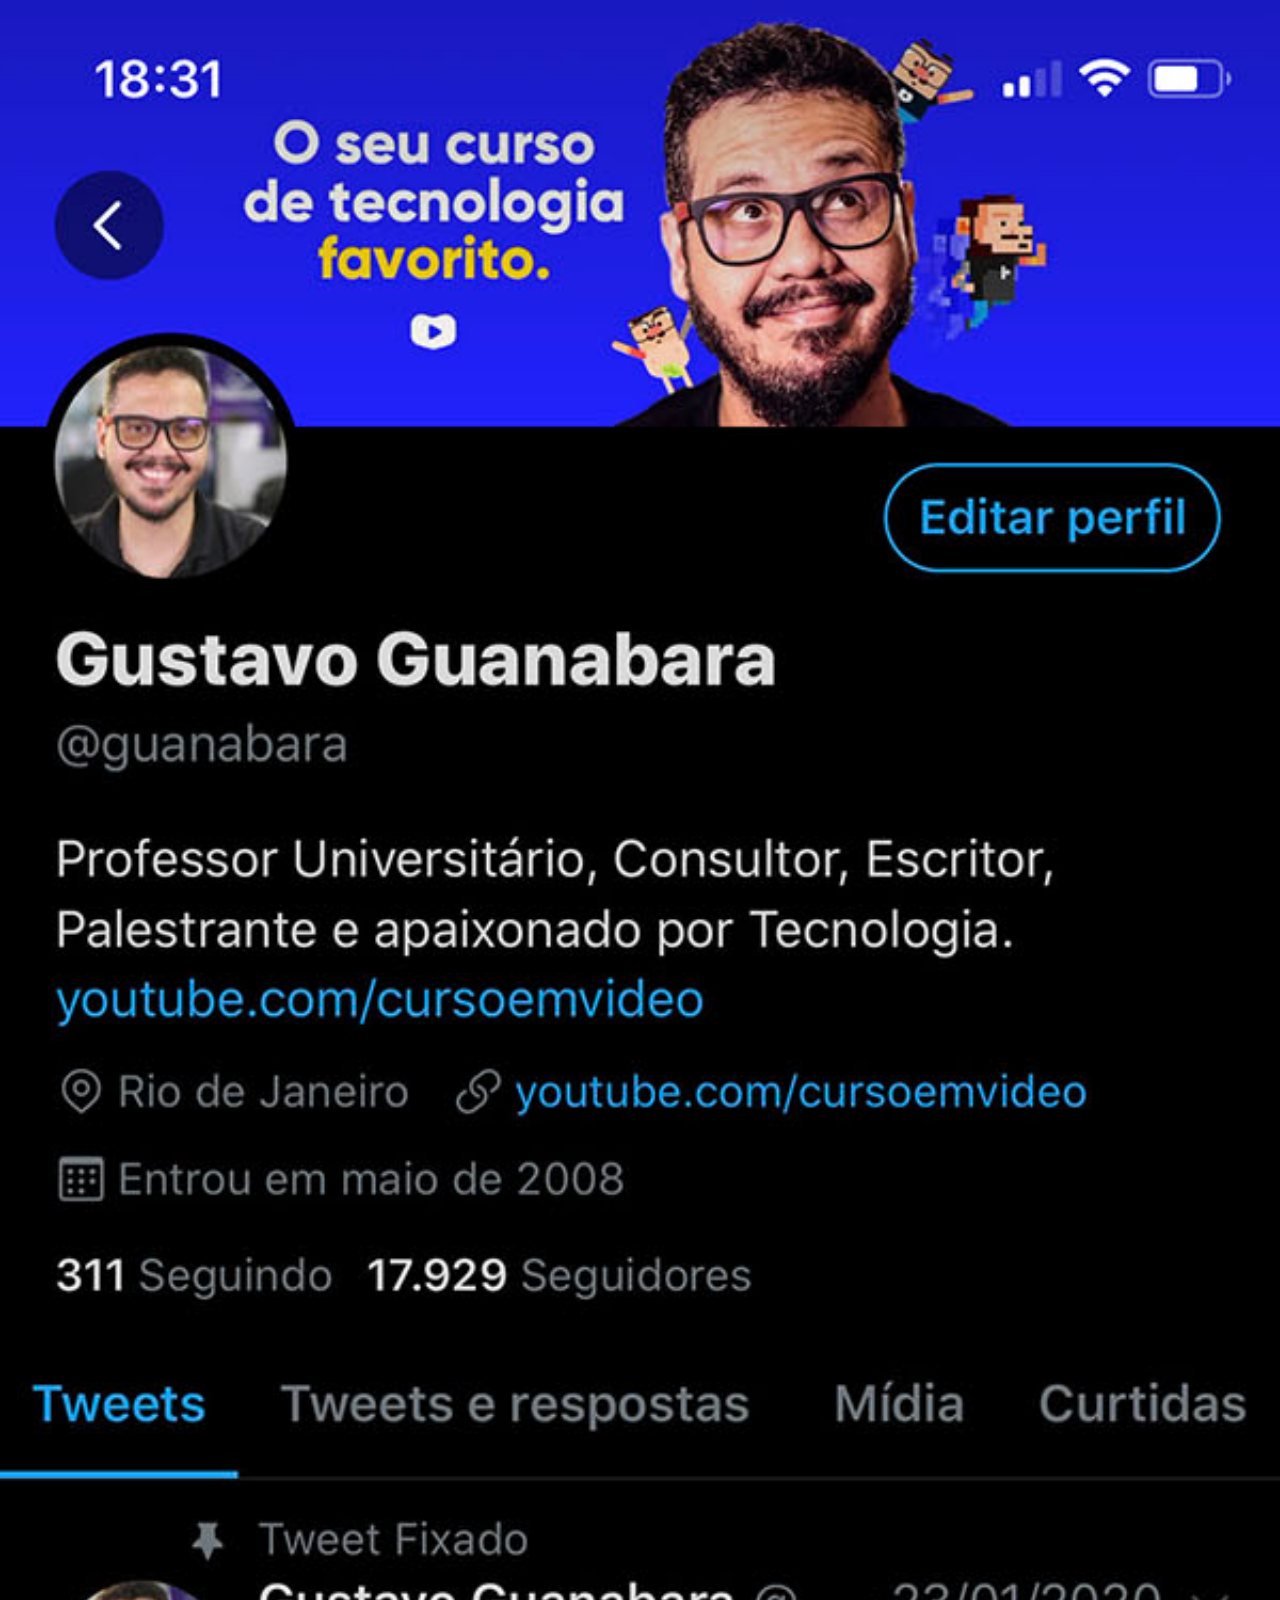
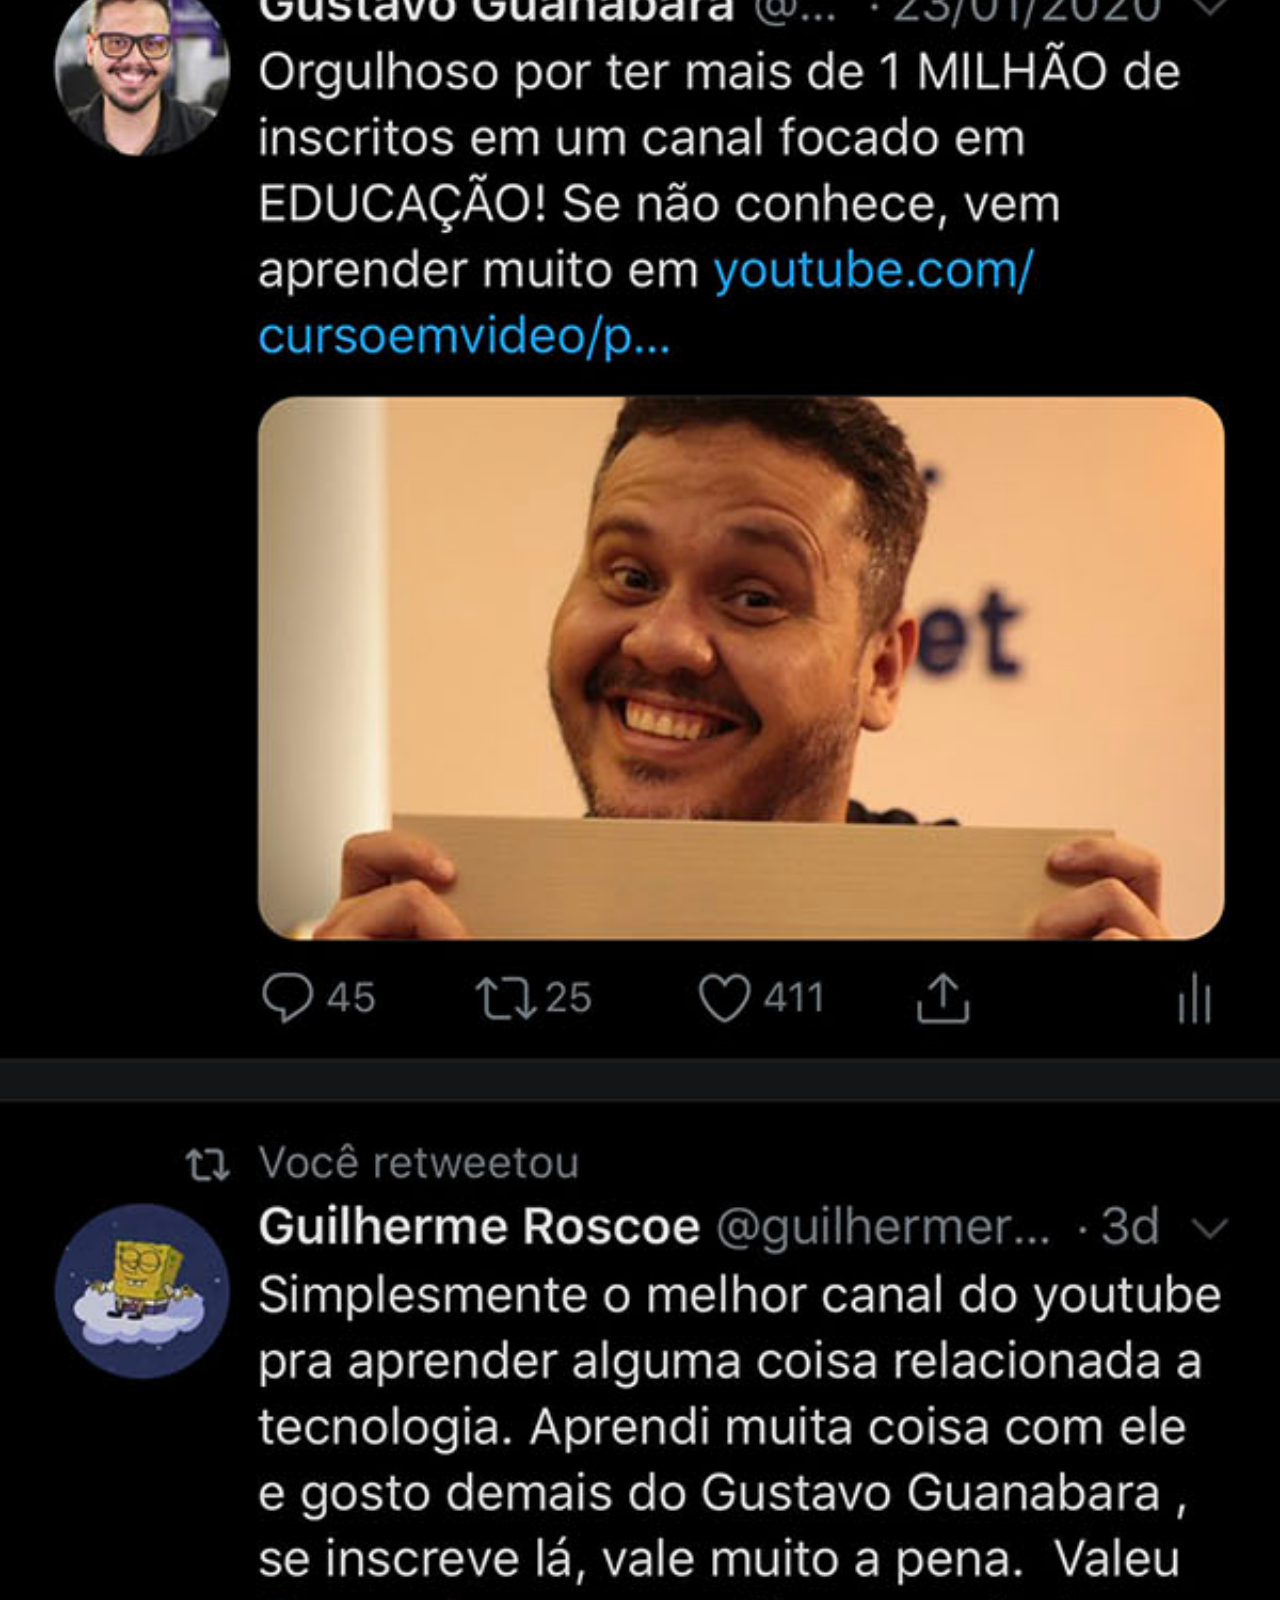
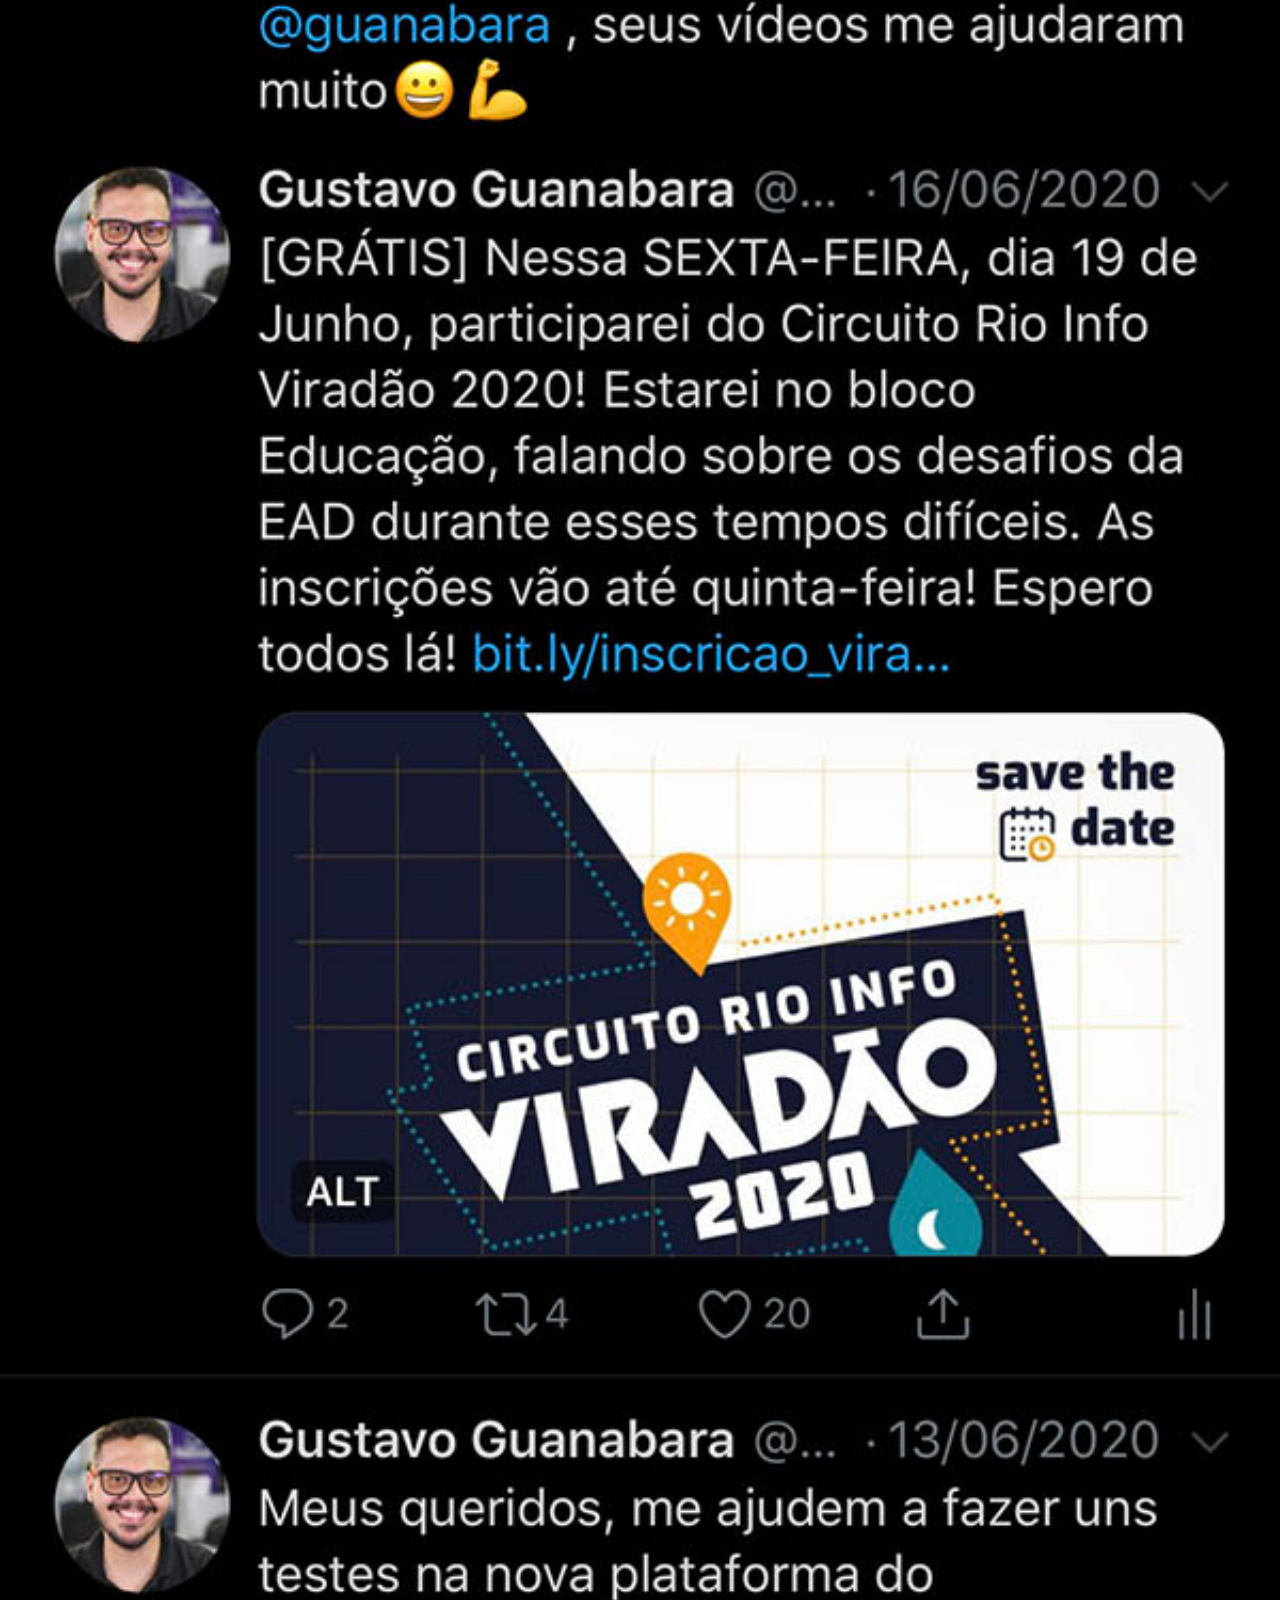
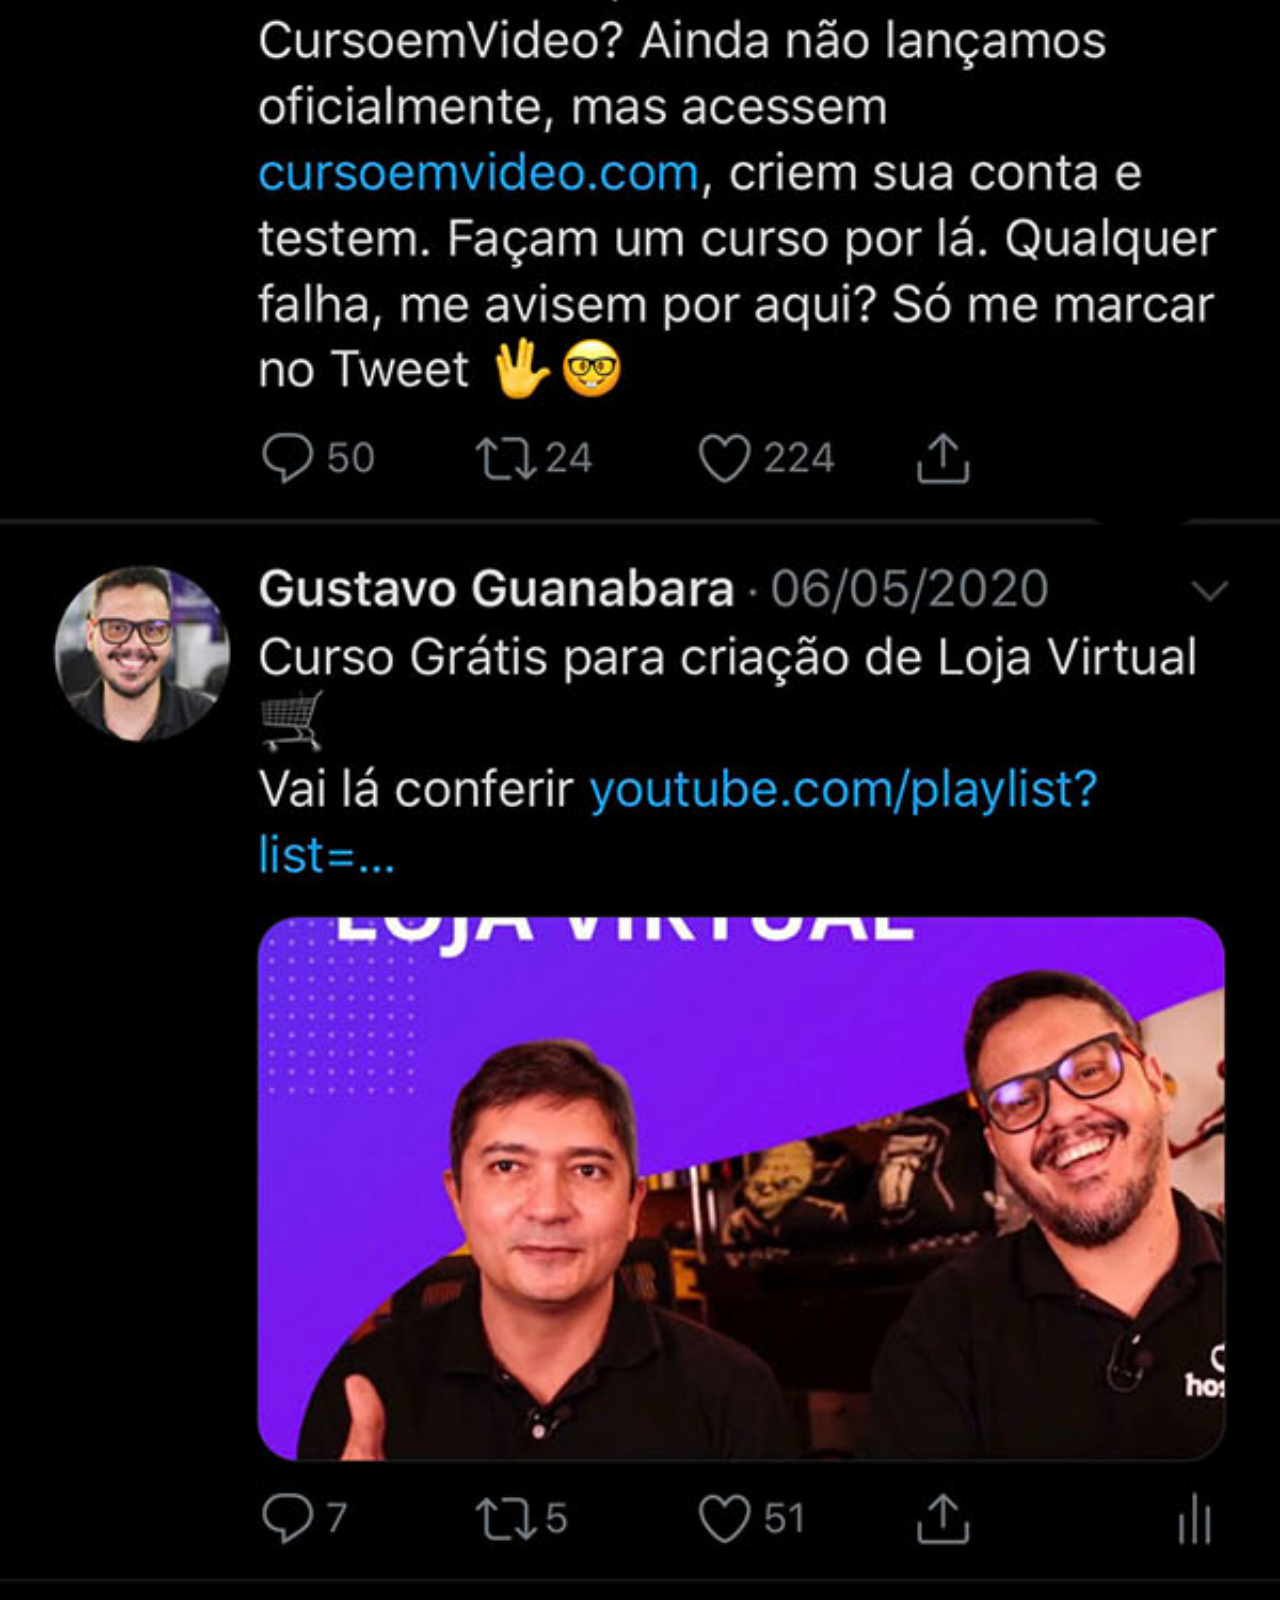
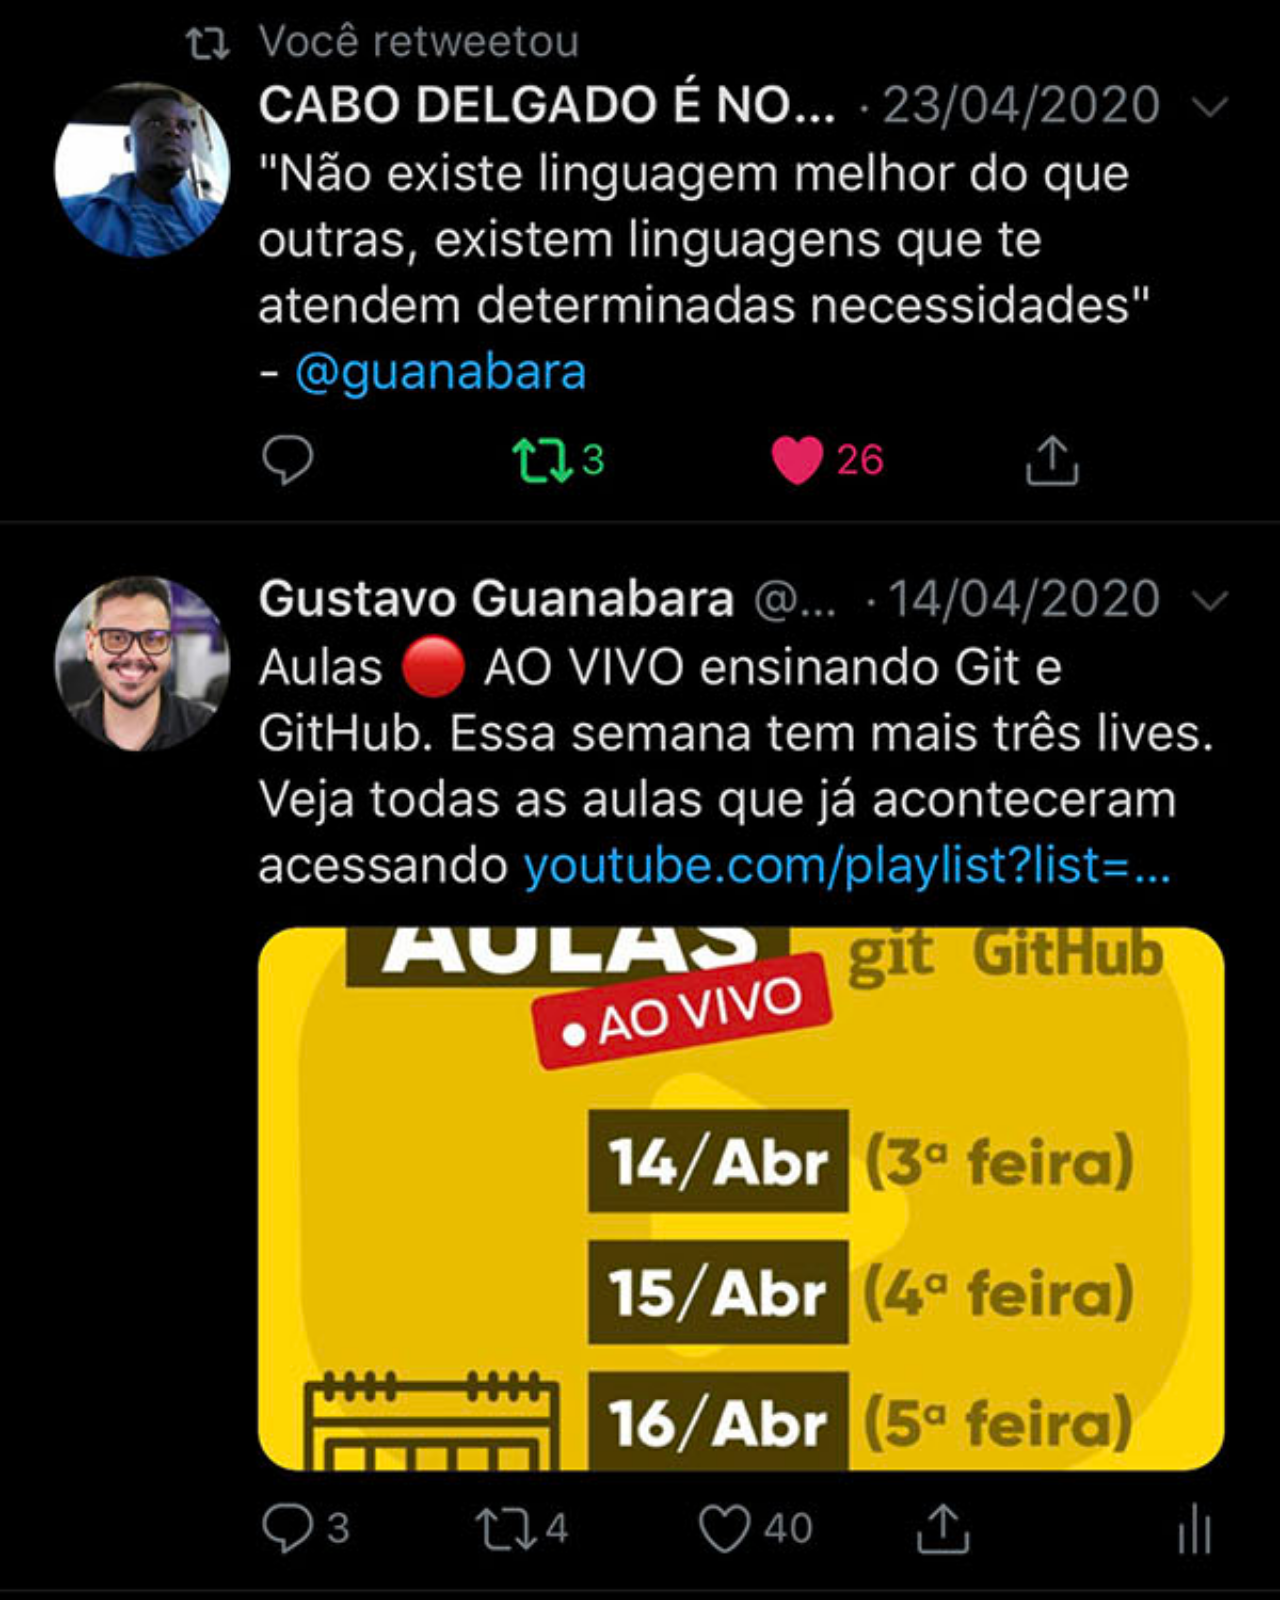
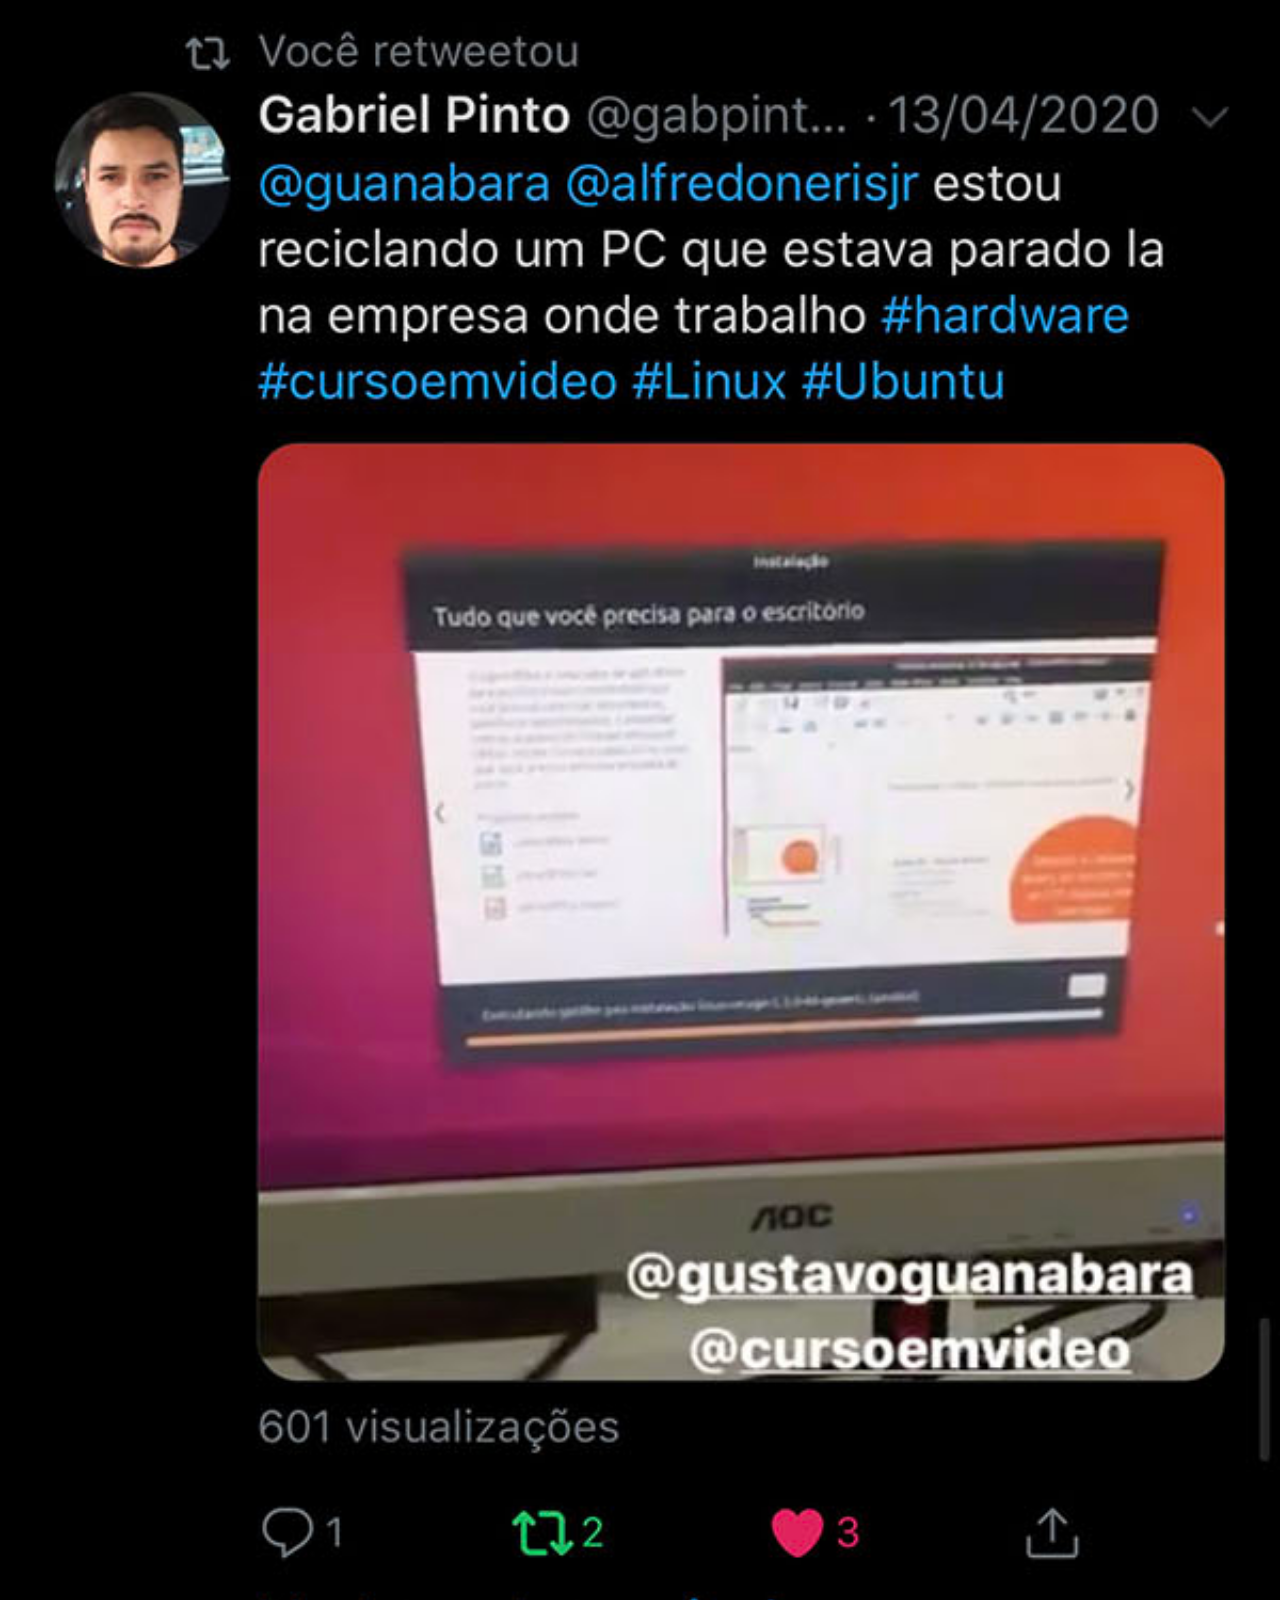
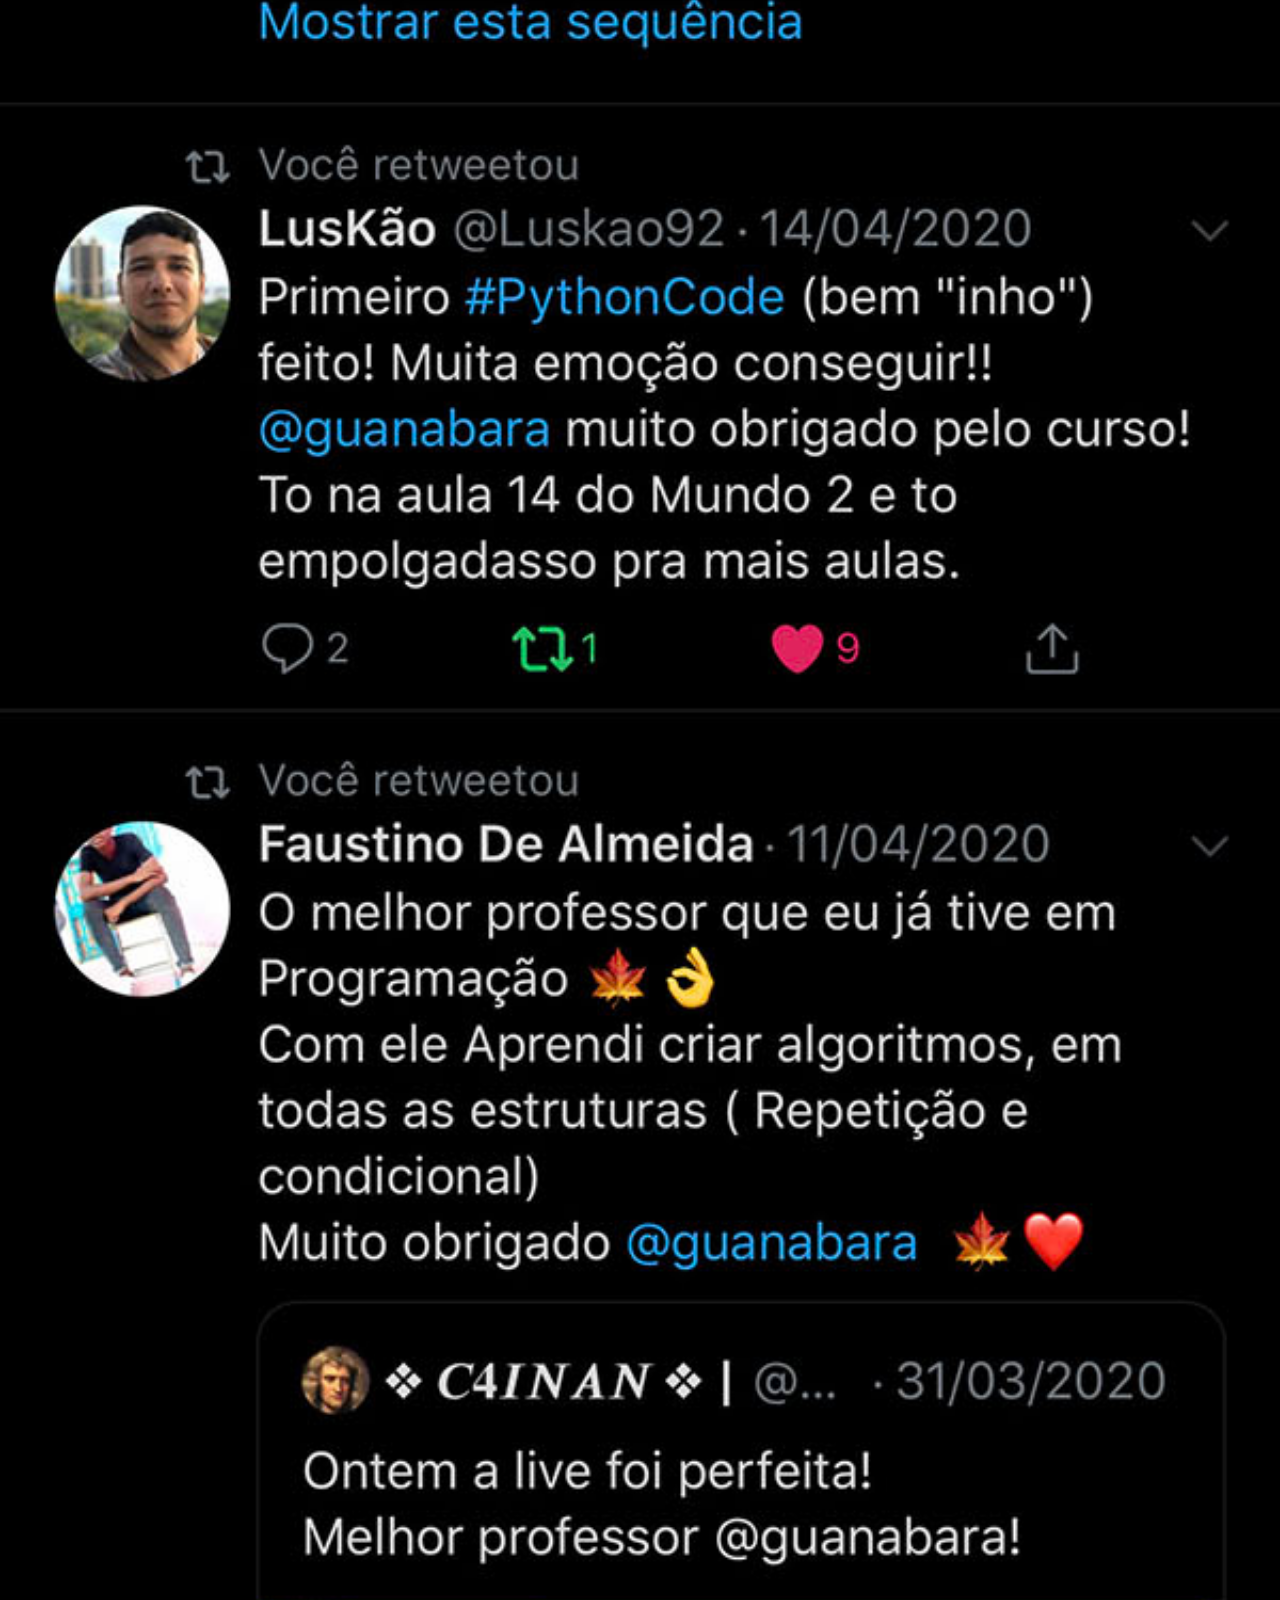
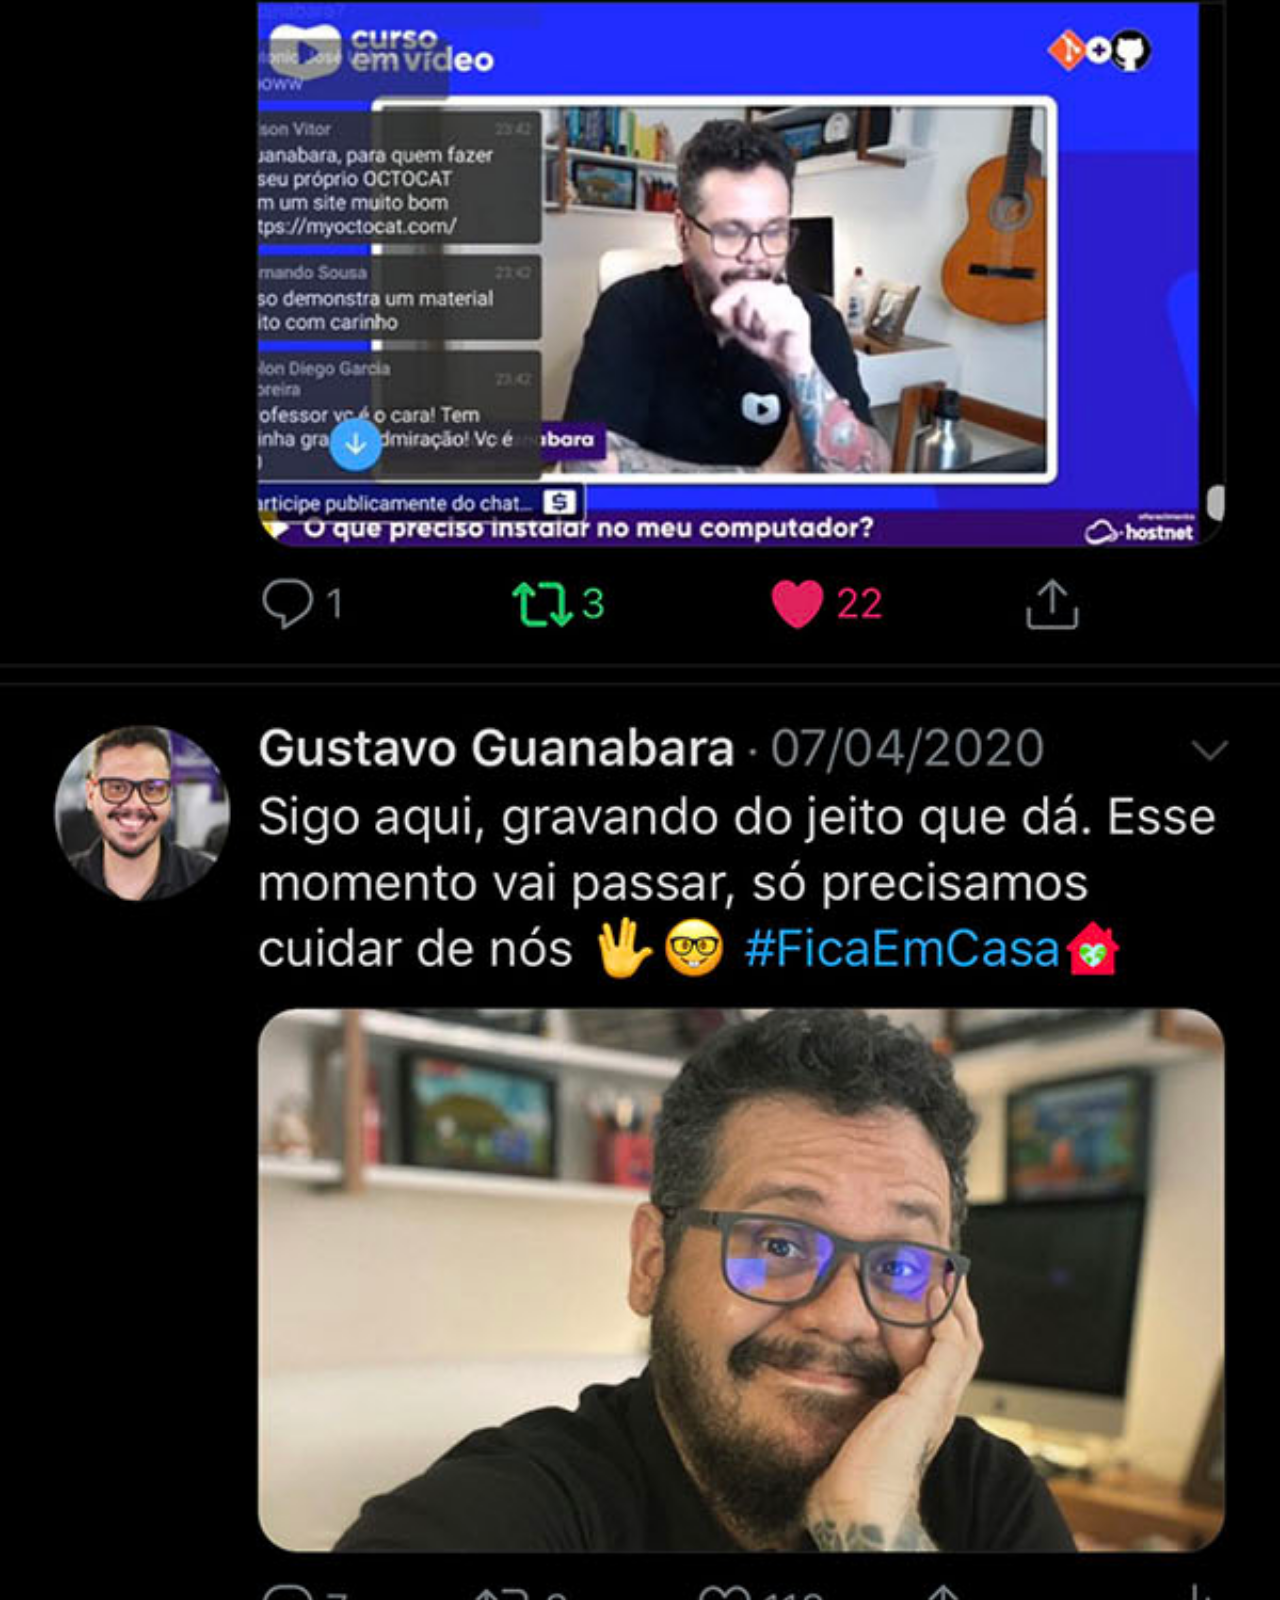
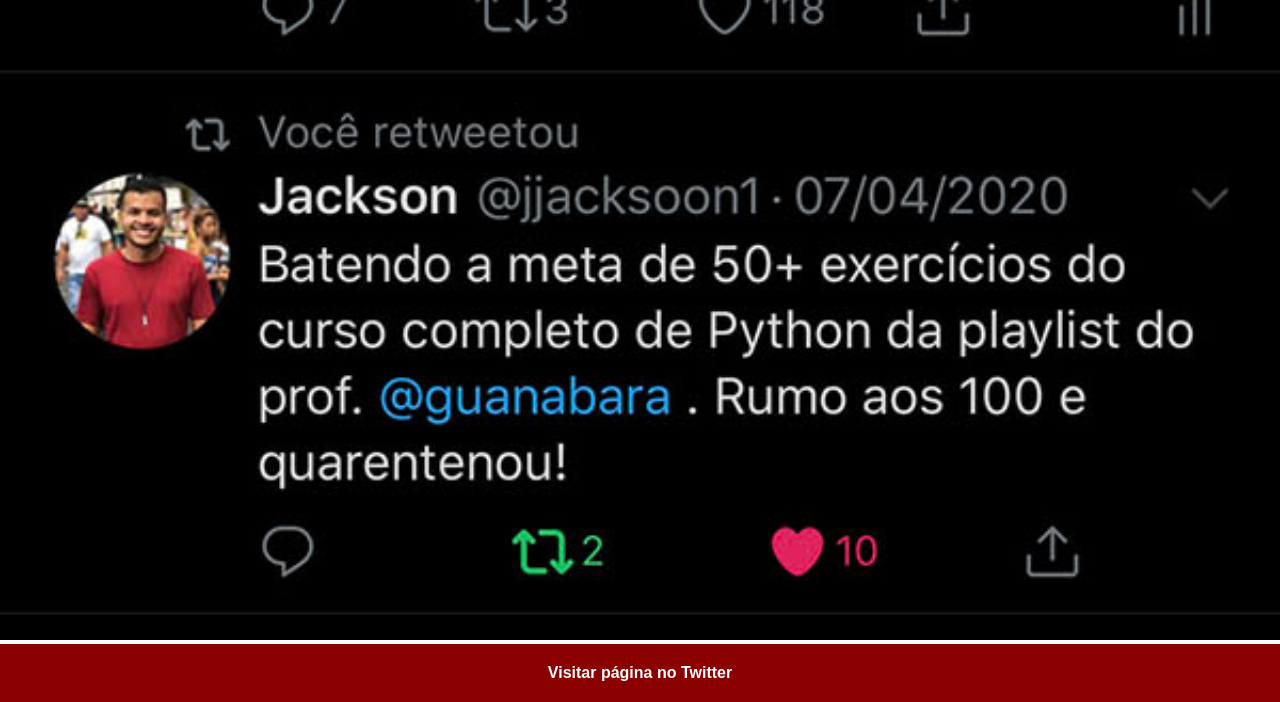
<file: twitter.html>
<!DOCTYPE html>
<html lang="en">
<head>
    <meta charset="UTF-8">
    <meta name="viewport" content="width=device-width, initial-scale=1.0">
    <title>Twitter</title>
    <link rel="stylesheet" href="estilos/social.css">
</head>
<body>
    <img src="imagens/tela-twitter.jpg" alt="twitter">
    <a href="https://x.com/guanabara" target="_blank">Visitar página no Twitter</a>
</body>
</html>
</file>
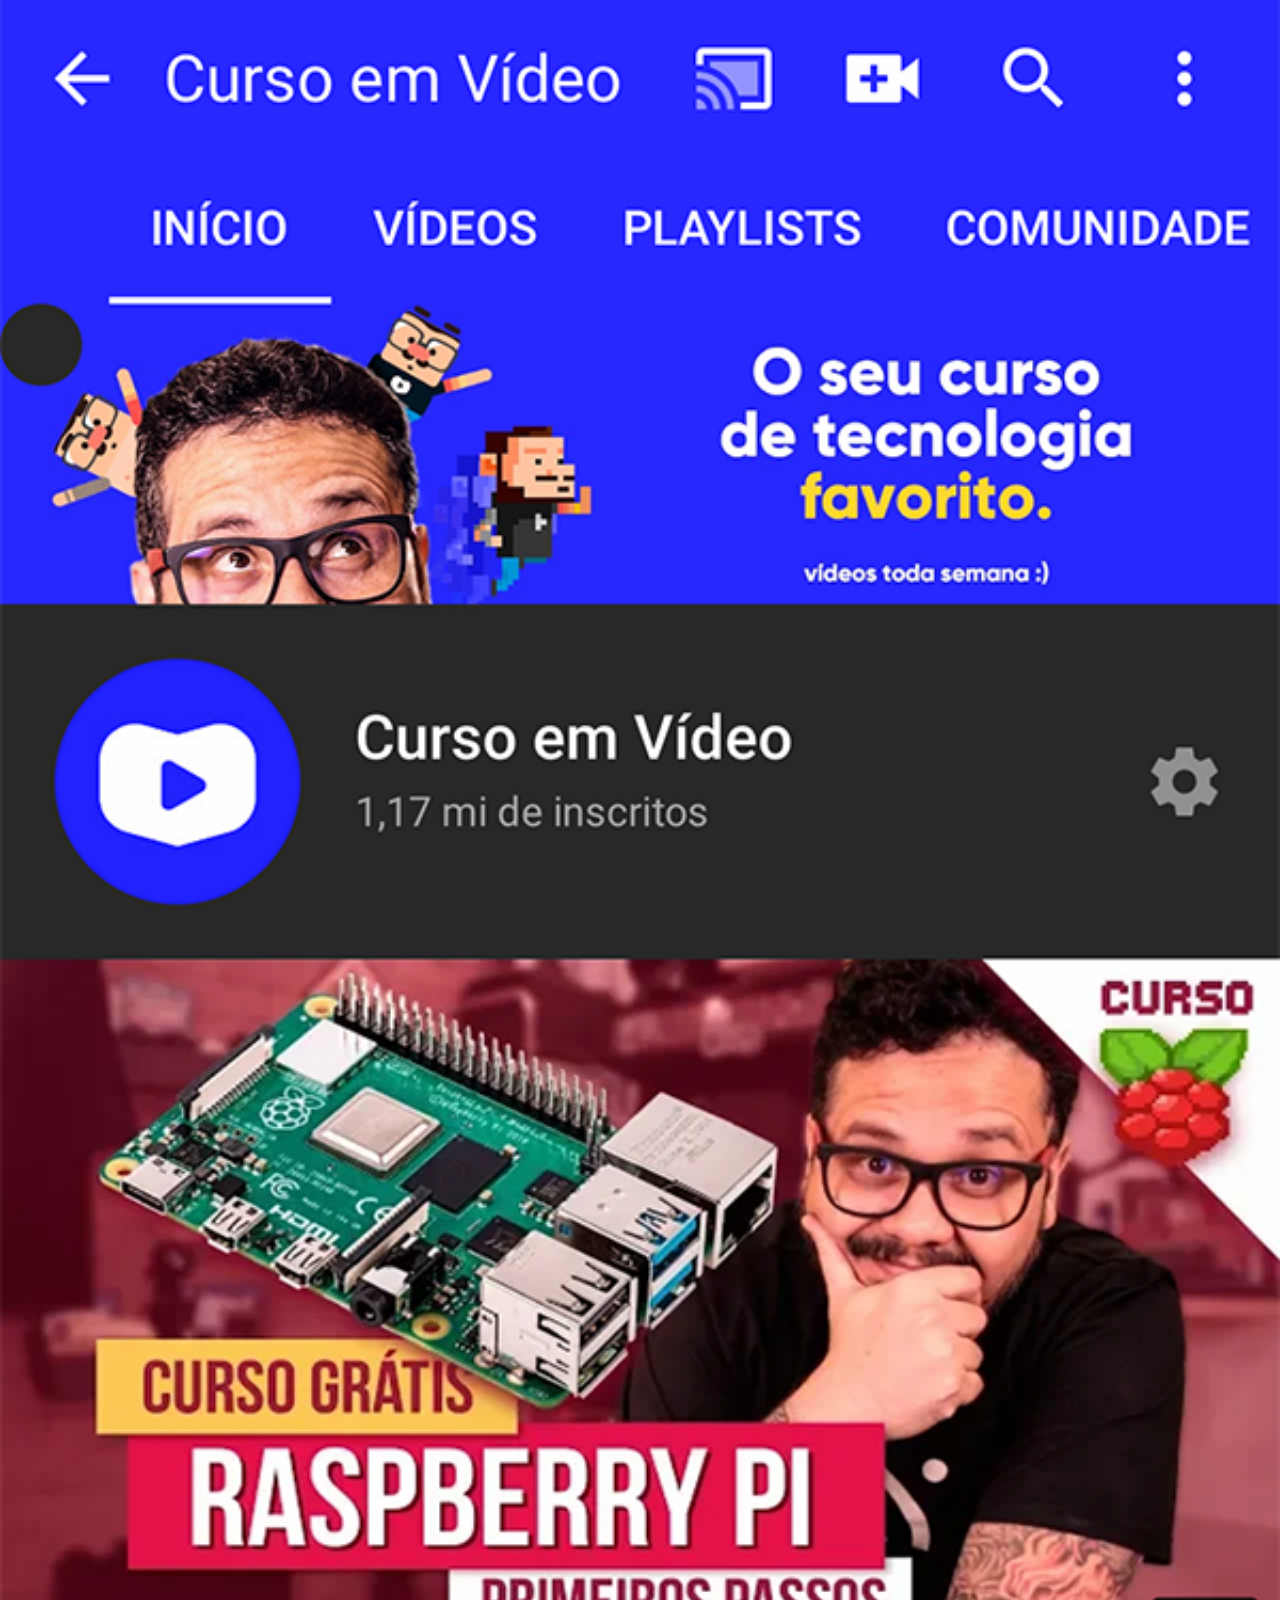
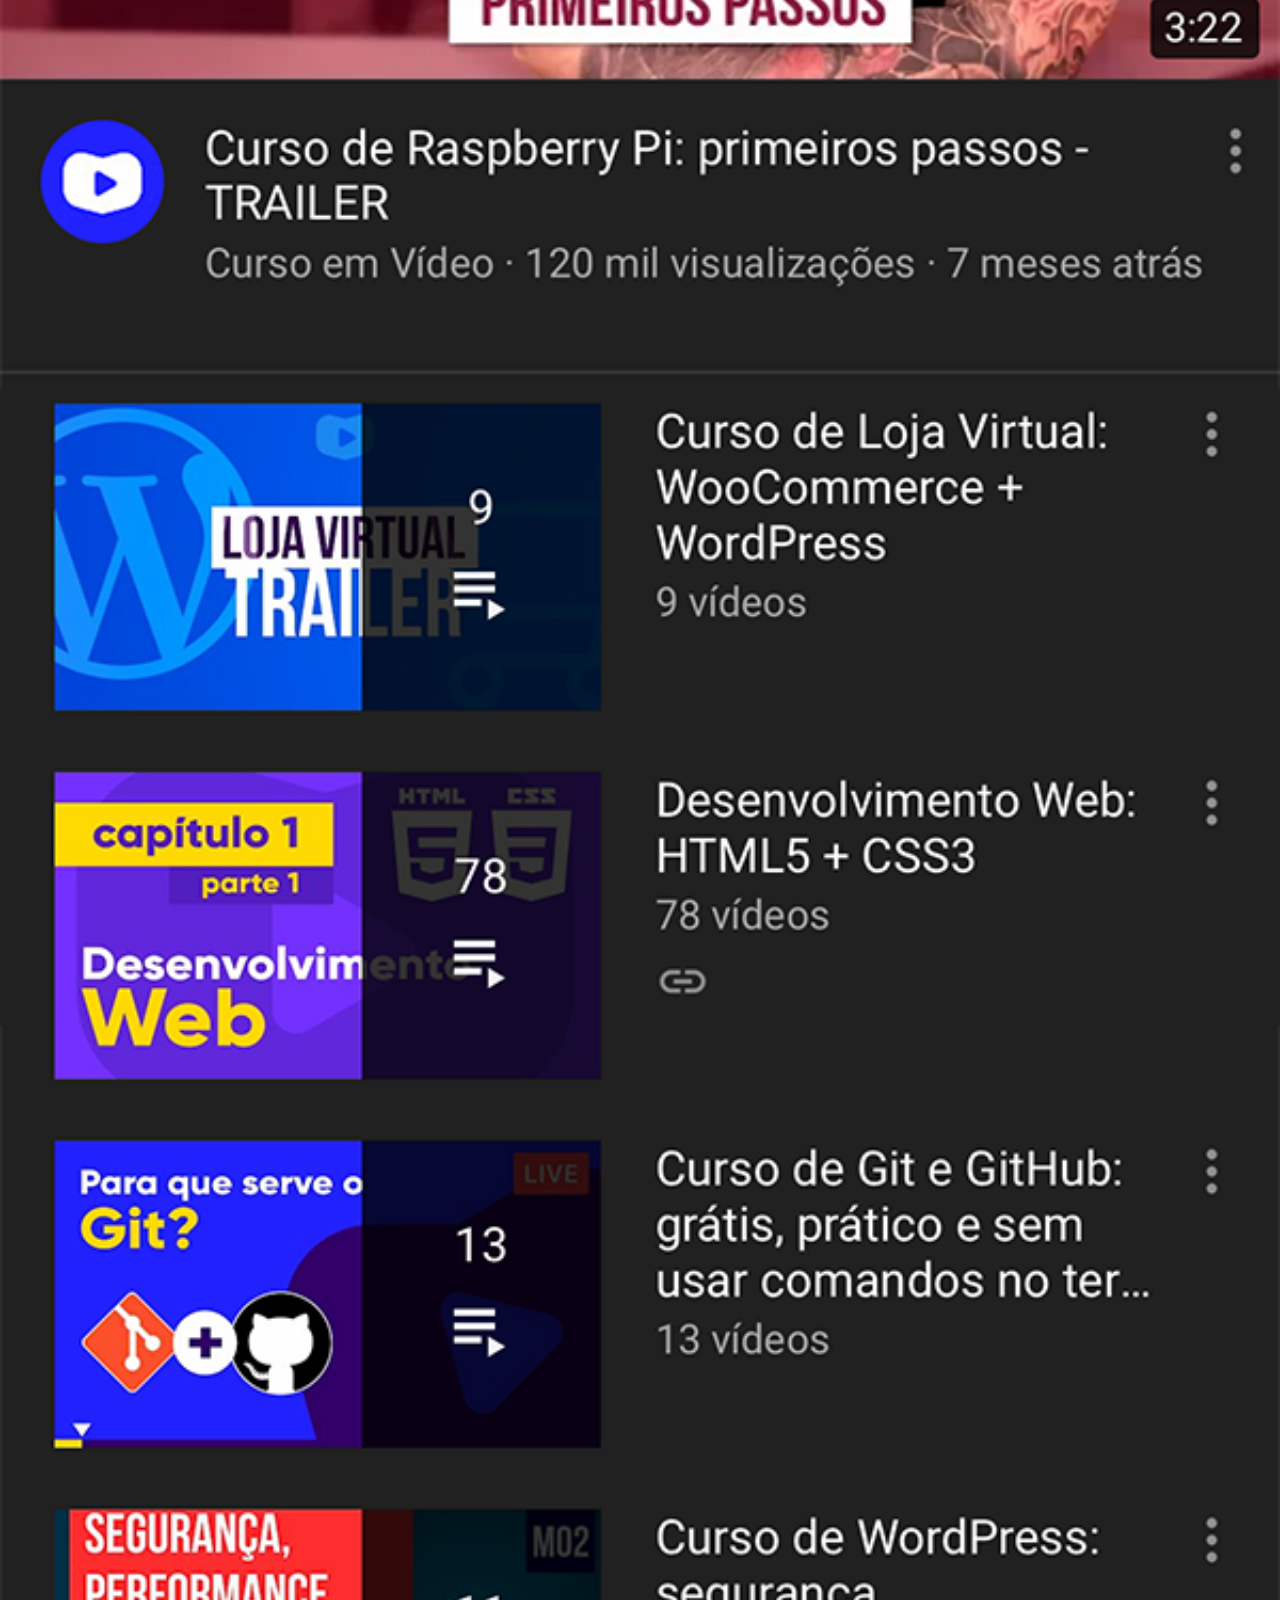
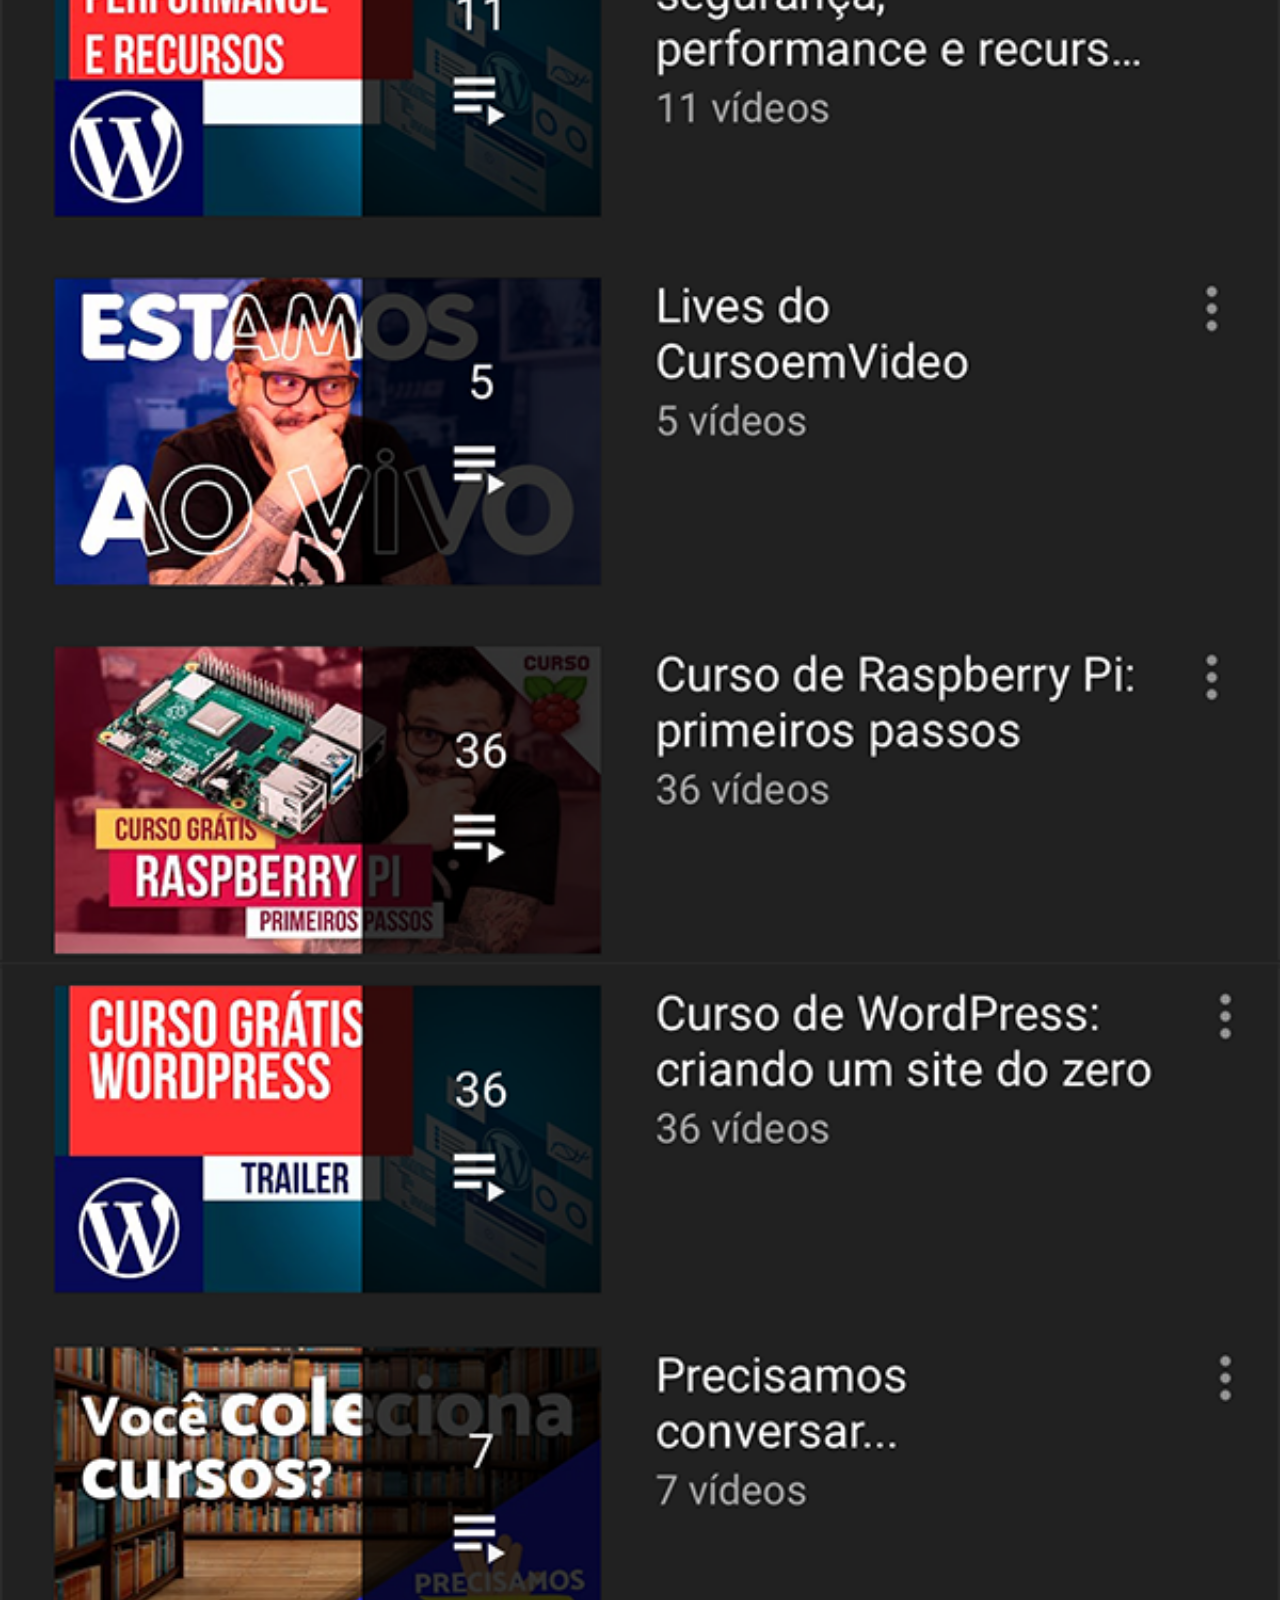
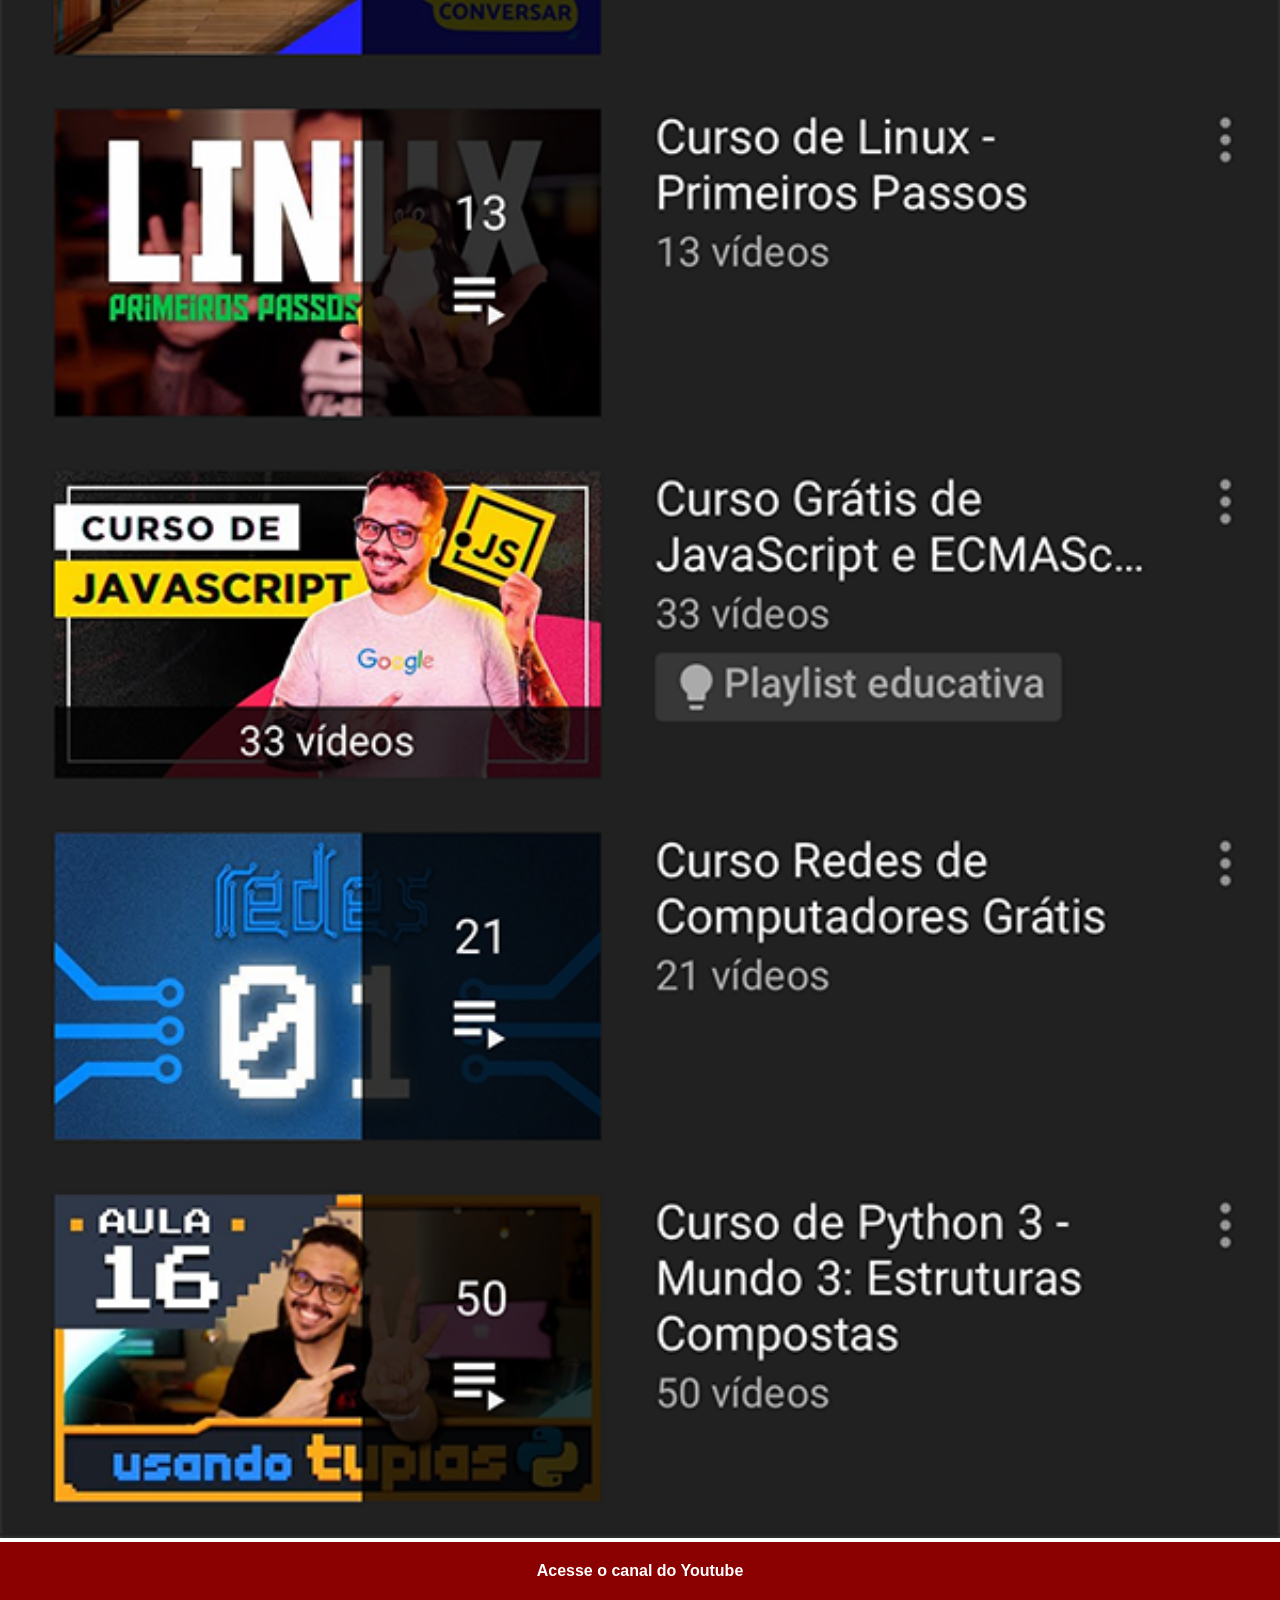
<file: youtube.html>
<!DOCTYPE html>
<html lang="pt-BR">
<head>
    <meta charset="UTF-8">
    <meta name="viewport" content="width=device-width, initial-scale=1.0">
    <title>Youtube</title>
    <link rel="stylesheet" href="estilos/social.css">
</head>
<body>
    <img src="imagens/tela-youtube.png" alt="youtube">
    <a href="https://www.youtube.com/@cursoemvideo/playlists" target="_blank">Acesse o canal do Youtube</a>
</body>
</html>
</file>
<file: estilos/style.css>
@charset "UTF-8";

* {
    margin: 0px;
    padding: 0px;
    font-family: Arial, Helvetica, sans-serif;
}

html, body {
    height: 100vh;
    width: 100vw;
    background-color: black;
}

body {
    background: url('../imagens/fundo-madeira.jpg') no-repeat top center;
    background-size: cover;
    background-attachment: fixed;
}

main {
    height: 95vh;
    position: relative;
}

section#telefone {
    height: 627px;
    width: 311px;
    position: absolute;
    top: 50%;
    left: 50%;
    transform: translate(-50%, -50%);
    background: url('../imagens/frame-iphone.png') no-repeat;
}

iframe#tela {
    position: relative;
    top: 81px;
    left: 23px;
    width: 265px;
    height: 467px;  
}

section#redes-sociais {
    text-align: right;
}

section#redes-sociais img {
    width: 50px;
    margin: 10px;
    border-radius: 50%;
    box-shadow: 2px 2px 5px rgba(0, 0, 0, 0.651);
    box-sizing: border-box;
}

section#redes-sociais img:hover {
    border: 2px solid rgba(255, 255, 255, 0.664);
    transform: translate(-5px, -5px);
    box-shadow: 6px 6px 10px rgba(0, 0, 0, 0.600);
    transition: transform .5s, border 1s;
}
</file>
<file: estilos/social.css>
@charset "utf-8";

        * {
            margin: 0;
            padding: 0;
            font-family: Arial, Helvetica, sans-serif;
            /*box-sizing: border-box;*/
        }

        ::-webkit-scrollbar {
            width: 0px;
            height: 0px;
        }

        img {
            width: 100vw;
        }

        a {
            display: block;
            background-color:darkred;
            color: white;
            padding: 20px;
            font-weight: bold;
            text-align: center;
            text-decoration: none;
        }

        a:hover {
            background-color: red;
        }
</file>
